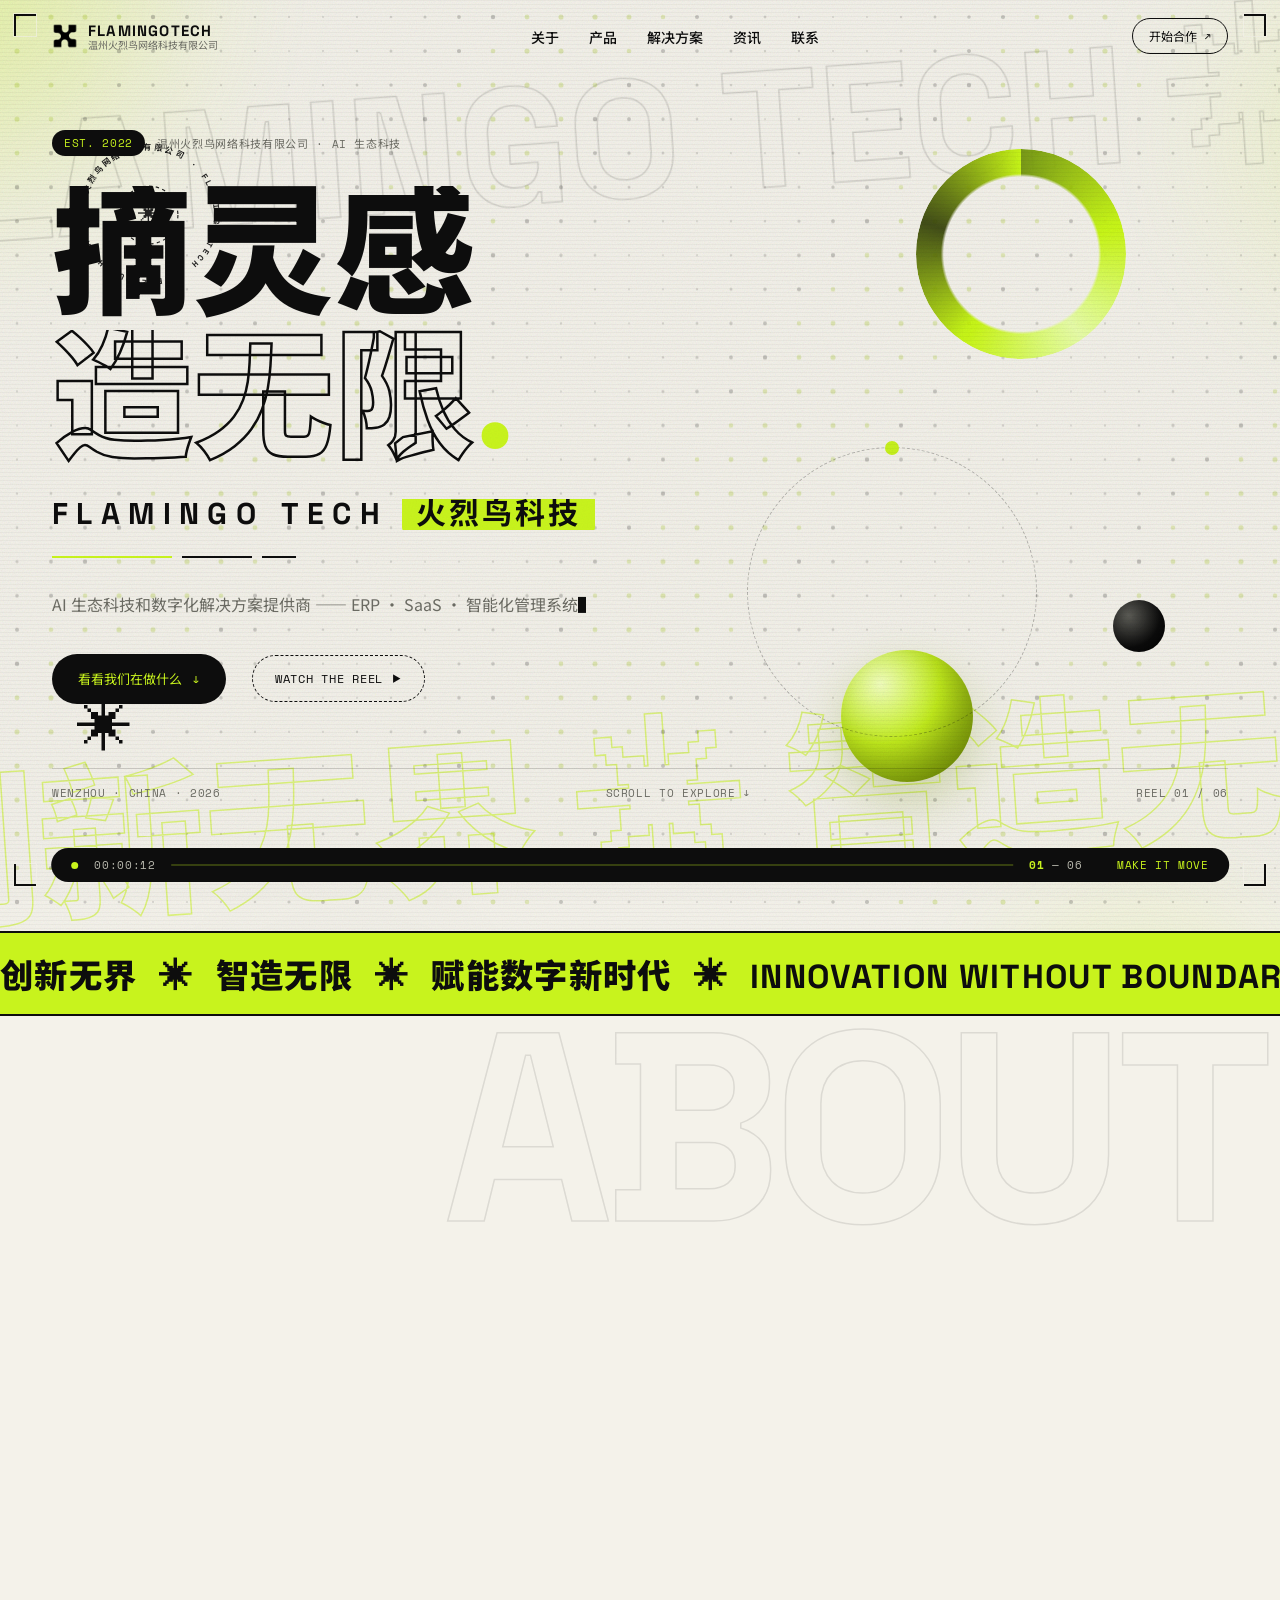
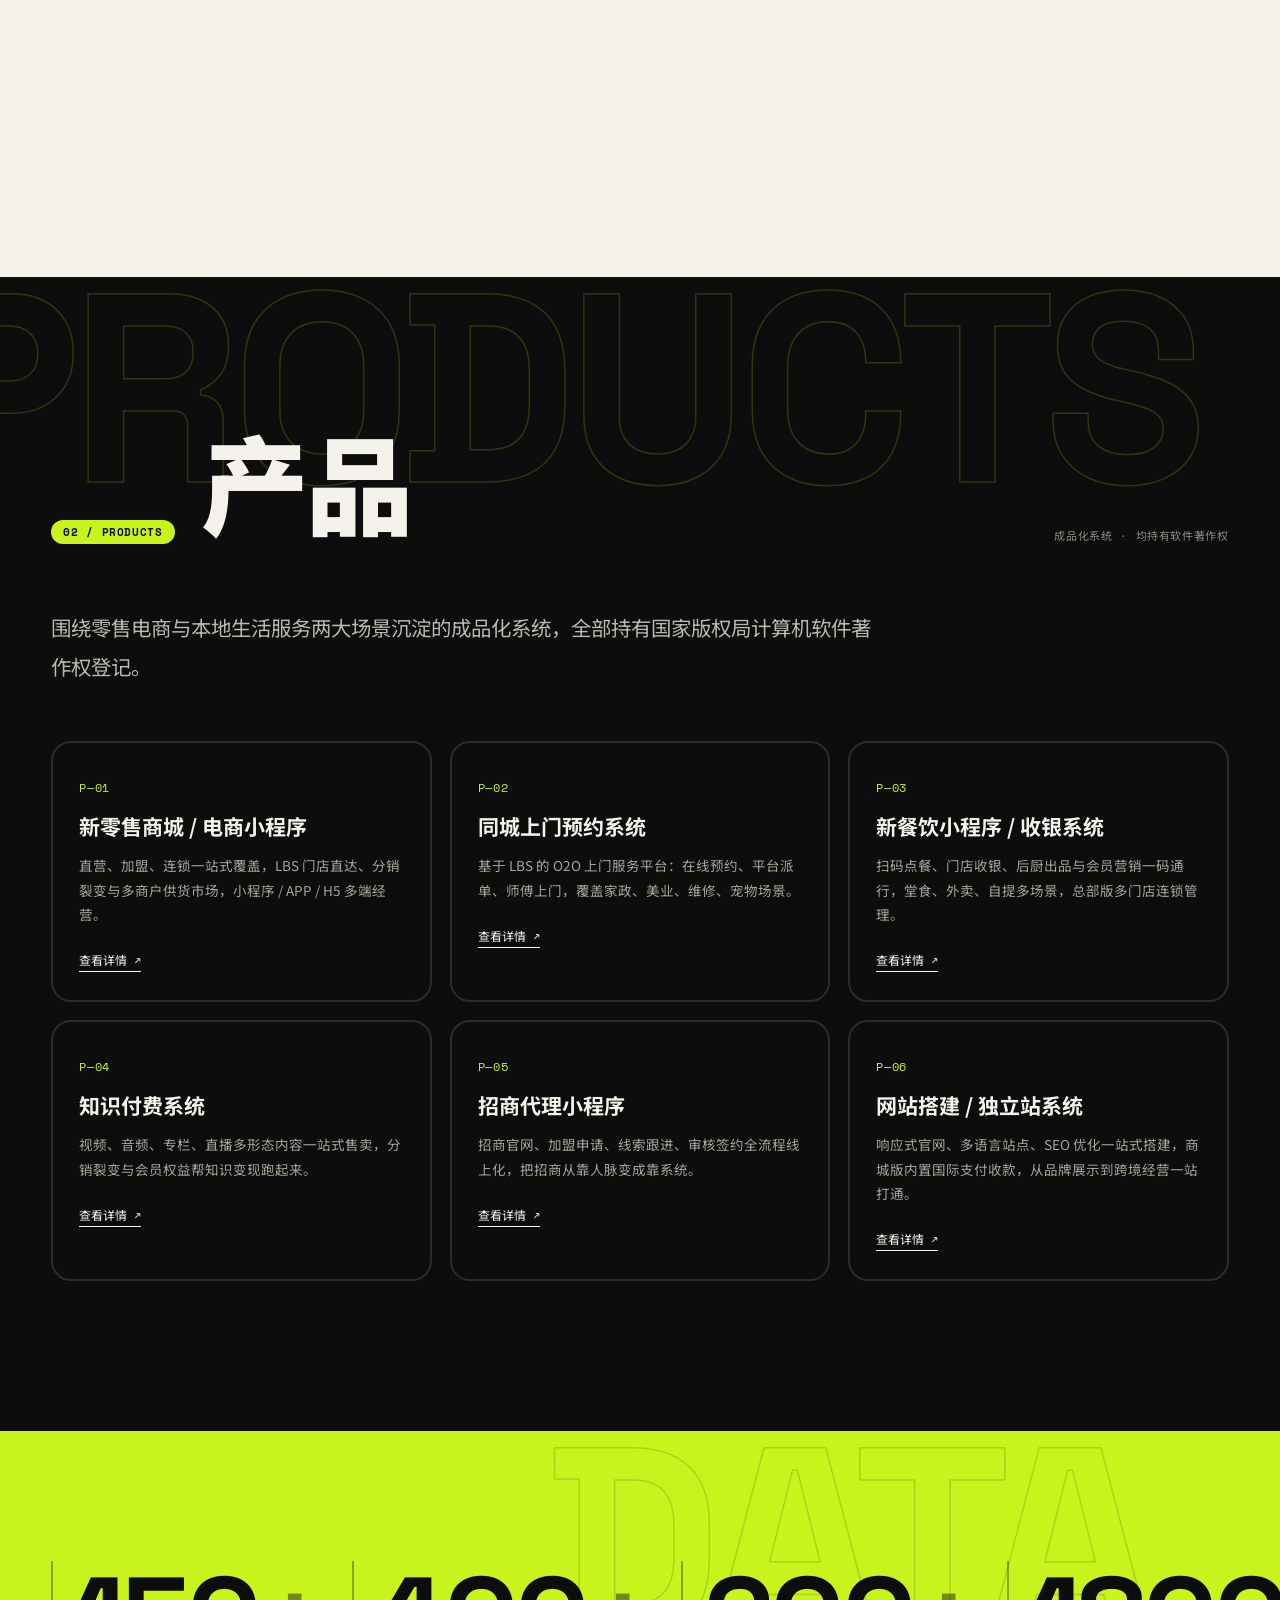
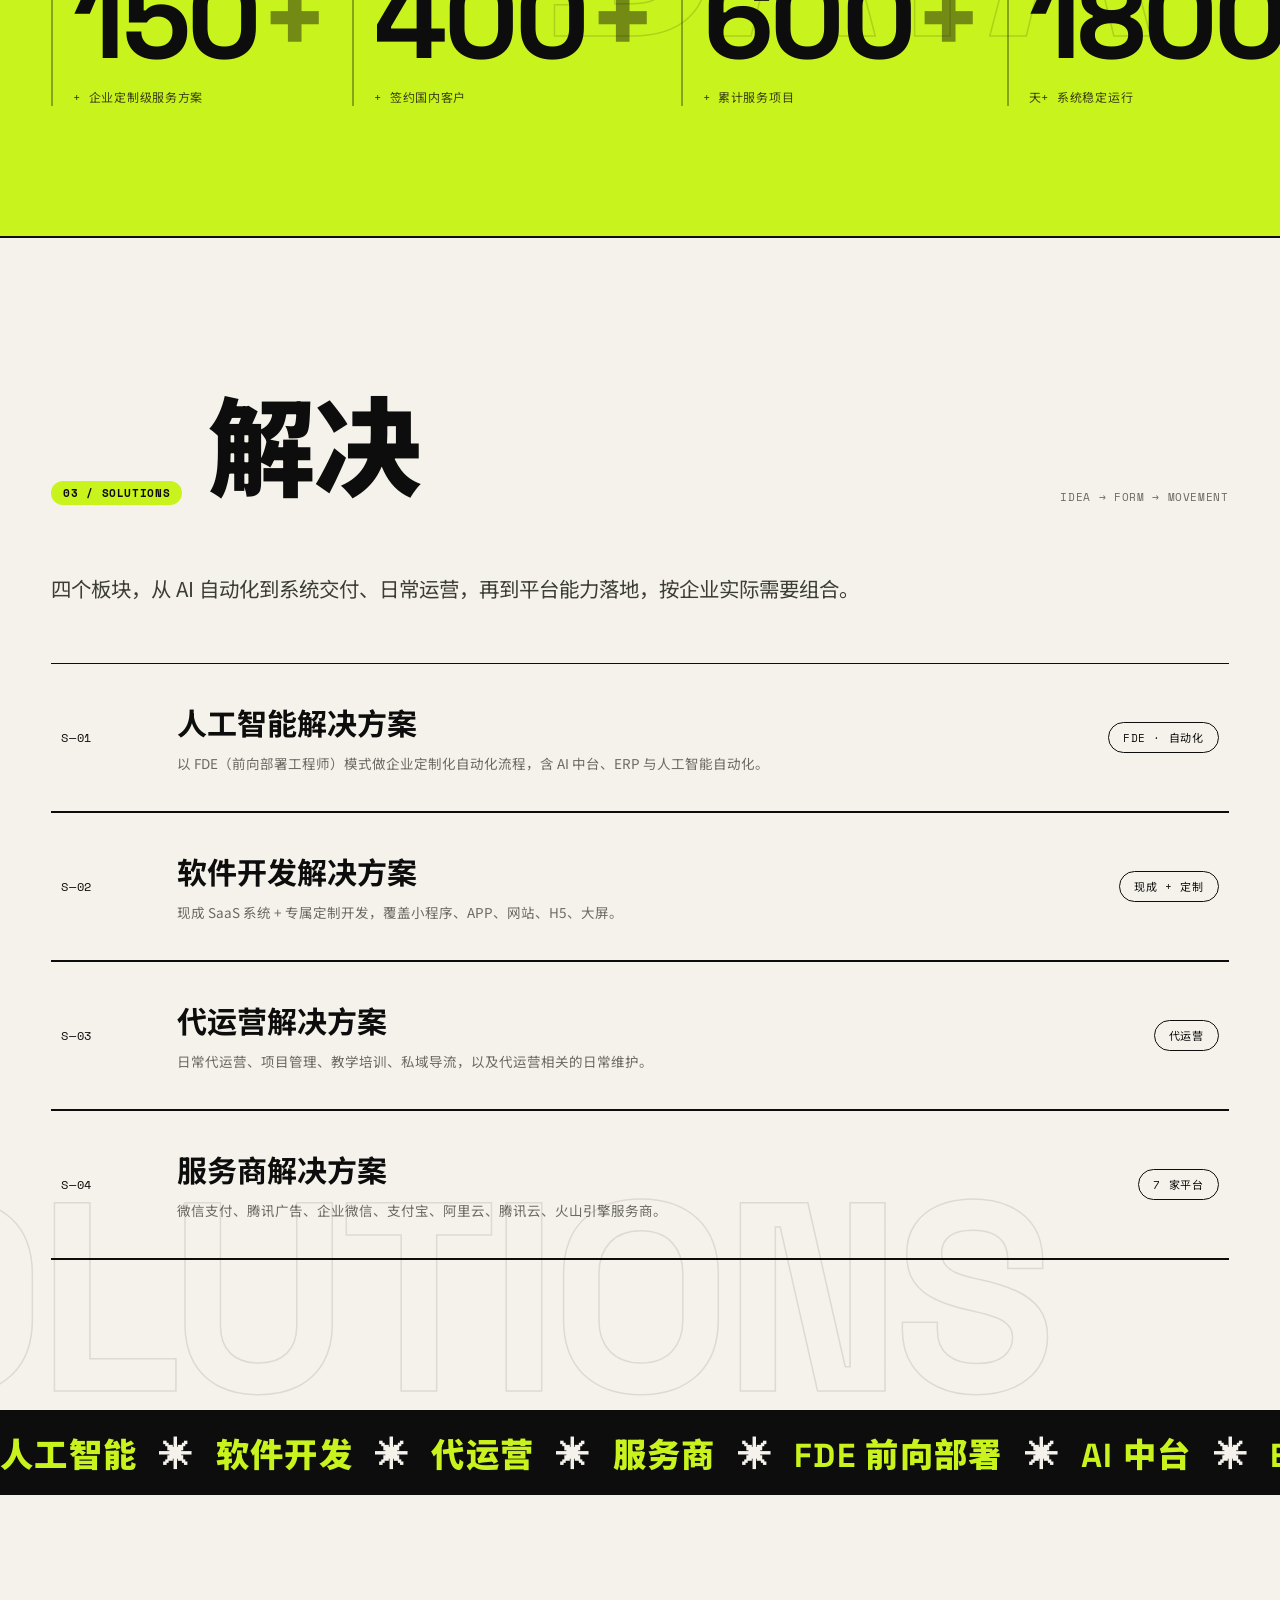
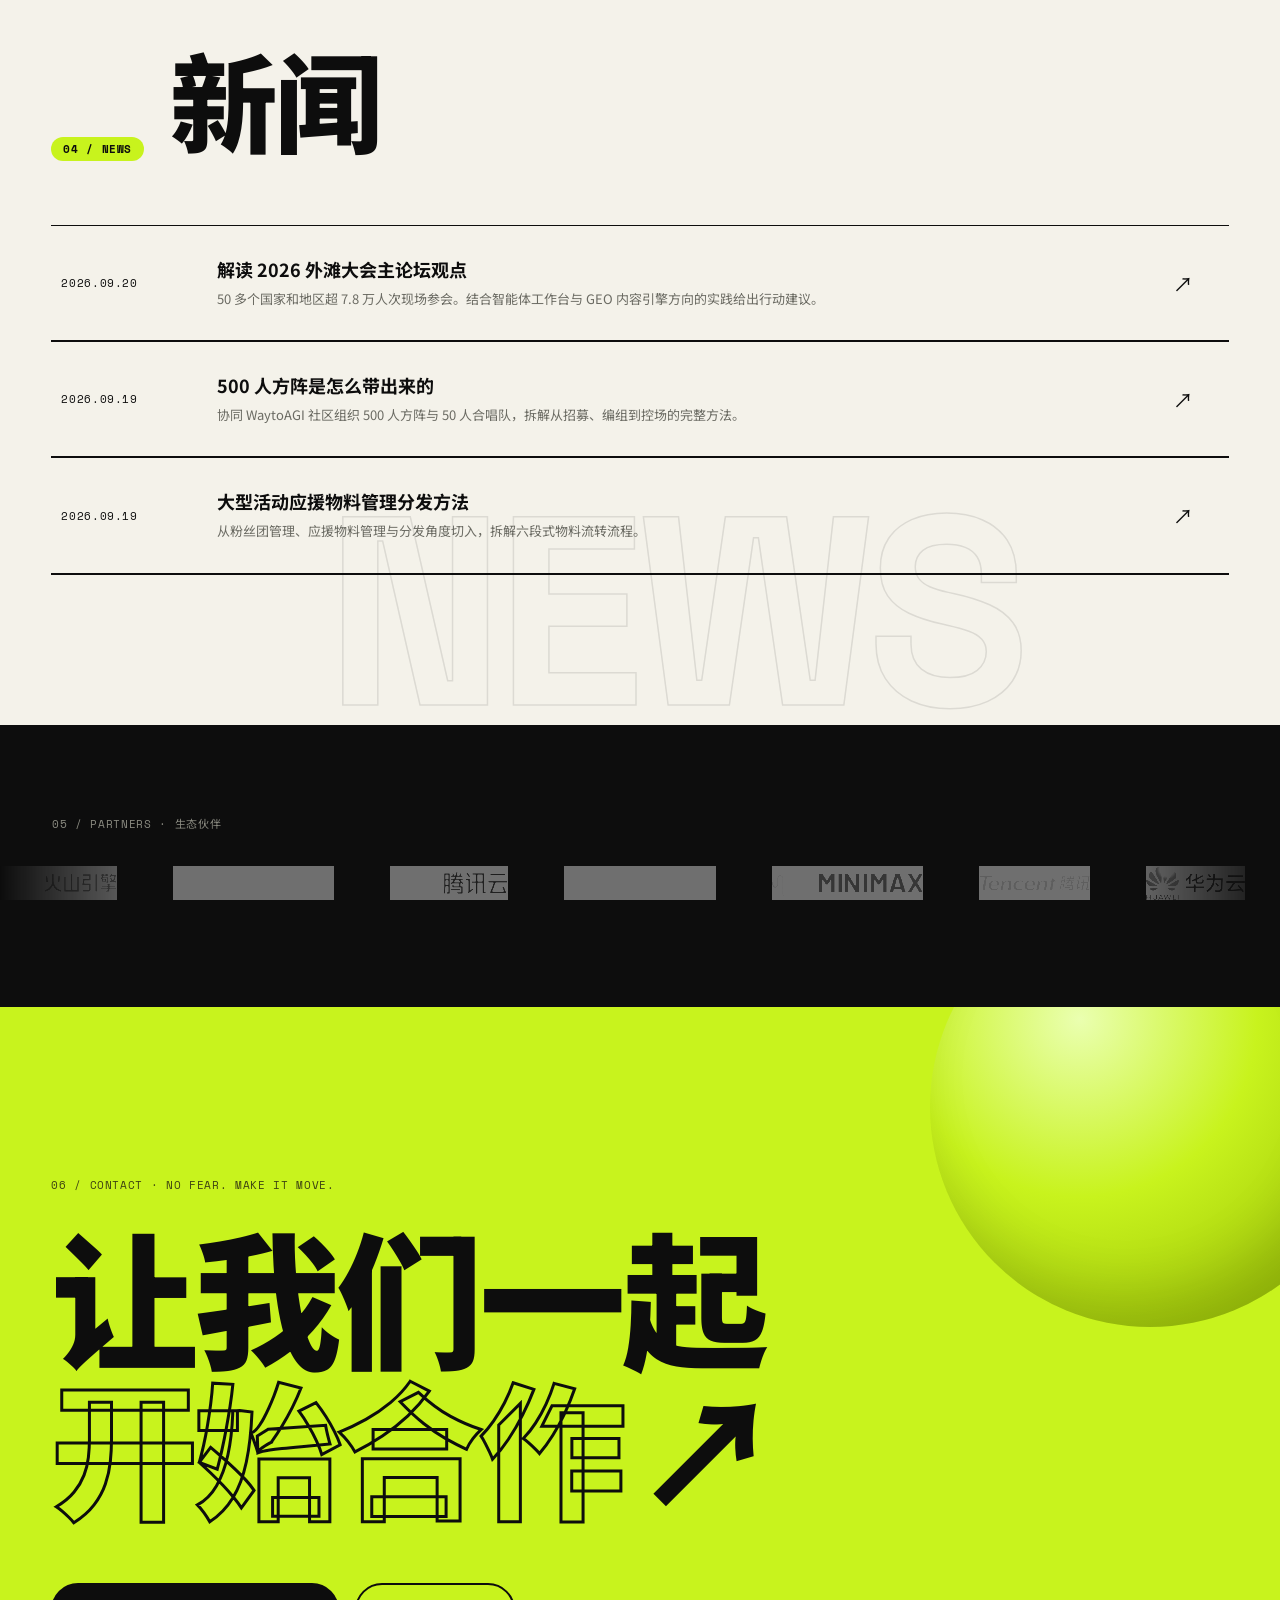
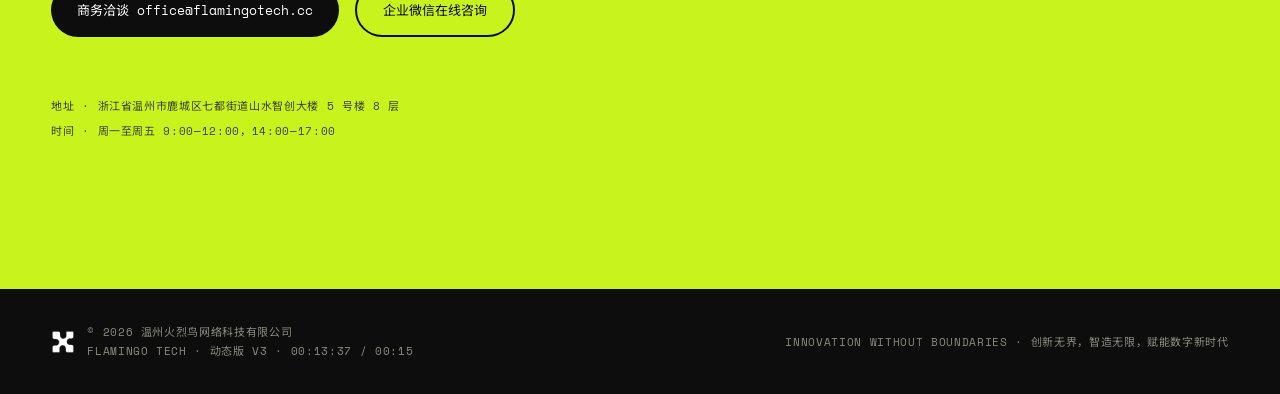
<file: index.html>
<!DOCTYPE html>
<html lang="zh-CN">
<head>
<meta charset="UTF-8">
<meta name="viewport" content="width=device-width, initial-scale=1.0">
<title>温州火烈鸟网络科技有限公司 | Flamingo Tech · 动态版 V3</title>
<meta name="description" content="温州火烈鸟网络科技有限公司（Flamingo Tech）创立于2022年，是温州的AI生态科技和数字化解决方案提供商，专注于ERP、SaaS及智能化管理系统，获评2025年国家级科技型中小企业。">
<meta name="author" content="温州火烈鸟网络科技有限公司">
<meta name="theme-color" content="#f4f2ea">
<link rel="icon" href="assets/favicon.ico" sizes="any">
<link rel="preconnect" href="https://fonts.googleapis.com">
<link rel="preconnect" href="https://fonts.gstatic.com" crossorigin>
<link href="https://fonts.googleapis.com/css2?family=Space+Grotesk:wght@400;500;700&family=Space+Mono:wght@400;700&family=Noto+Sans+SC:wght@400;500;700;900&display=swap" rel="stylesheet">
<link rel="stylesheet" href="assets/style.css?v=v3.0.0">
</head>
<body>
<div class="page-grain" aria-hidden="true"></div>

<!-- ═══ HUD 取景框 · 全站固定层 ═══ -->
<div class="hud" aria-hidden="true">
  <i class="hud-corner c-tl"></i><i class="hud-corner c-tr"></i>
  <i class="hud-corner c-bl"></i><i class="hud-corner c-br"></i>
  <div class="hud-bottom">
    <span class="hud-dot"></span>
    <span class="mono" id="hudTime">00:00:00</span>
    <div class="hud-progress"><i id="hudBar"></i></div>
    <span class="mono"><span id="hudSec">01</span> — 06</span>
    <span class="mono hud-make">MAKE IT MOVE</span>
  </div>
</div>

<header class="nav">
  <a class="logo" href="#top">
    <img class="mark" src="assets/logo-black.png" alt="温州火烈鸟网络科技有限公司 Logo" width="26" height="26">
    <span class="logo-txt"><b>FLAMINGOTECH</b><small>温州火烈鸟网络科技有限公司</small></span>
  </a>
  <nav aria-label="主导航">
    <ul>
      <li><a href="#about">关于</a></li>
      <li><a href="#products">产品</a></li>
      <li><a href="#solutions">解决方案</a></li>
      <li><a href="#news">资讯</a></li>
      <li><a href="#contact">联系</a></li>
    </ul>
  </nav>
  <a class="nav-cta" href="#contact">开始合作 <i>↗</i></a>
</header>

<!-- ═══════ 开场动画：预加载 + 分栏揭幕 ═══════ -->
<div class="preload" id="preload" aria-hidden="true">
  <div class="pre-in">
    <span class="mono pre-tag">FLAMINGO TECH · MOTION REEL 2026</span>
    <div class="pre-count"><b id="preNum">00</b><i>%</i></div>
    <div class="pre-bar"><span id="preBar"></span></div>
    <div class="pre-foot"><span class="mono" id="preNote">LOADING ASSETS</span><span class="mono">WENZHOU · CN</span></div>
  </div>
  <div class="pre-panels"><i></i><i></i><i></i><i></i><i></i><i></i></div>
</div>

<main>
<!-- ═══ 01 · HERO · 隆重开幕 ═══ -->
<section class="hero" id="top" data-sec="01">
  <div class="hero-bg" aria-hidden="true">
    <div class="mesh"><i class="m1"></i><i class="m2"></i><i class="m3"></i><i class="m4"></i></div>
    <div class="grid-floor"></div>
    <div class="type-band tb-a"><span>FLAMINGO&nbsp;TECH&nbsp;✳&nbsp;AI&nbsp;生态科技&nbsp;✳&nbsp;ERP&nbsp;✳&nbsp;SAAS&nbsp;✳&nbsp;智能化管理系统&nbsp;✳&nbsp;</span><span>FLAMINGO&nbsp;TECH&nbsp;✳&nbsp;AI&nbsp;生态科技&nbsp;✳&nbsp;ERP&nbsp;✳&nbsp;SAAS&nbsp;✳&nbsp;智能化管理系统&nbsp;✳&nbsp;</span></div>
    <div class="type-band tb-b"><span>创新无界&nbsp;✳&nbsp;智造无限&nbsp;✳&nbsp;赋能数字新时代&nbsp;✳&nbsp;EST.2022&nbsp;✳&nbsp;</span><span>创新无界&nbsp;✳&nbsp;智造无限&nbsp;✳&nbsp;赋能数字新时代&nbsp;✳&nbsp;EST.2022&nbsp;✳&nbsp;</span></div>
    <canvas id="dots"></canvas>
    <div class="shapes">
      <span class="ring"></span>
      <span class="sphere sp-lime"></span>
      <span class="sphere sp-dark"></span>
      <span class="star4">✳</span>
      <span class="orbit"><i></i></span>
    </div>
    <svg class="seal" viewBox="0 0 200 200">
      <defs><path id="sealPath" d="M100,100 m-76,0 a76,76 0 1,1 152,0 a76,76 0 1,1 -152,0"></path></defs>
      <text class="seal-txt"><textPath href="#sealPath" startOffset="0">温州火烈鸟网络科技有限公司 · FLAMINGO TECH · WENZHOU CHINA · EST.2022 · </textPath></text>
      <circle class="seal-core" cx="100" cy="100" r="34"></circle>
      <text class="seal-mid" x="100" y="108" text-anchor="middle">✳</text>
    </svg>
    <div class="scanline"></div>
    <div class="grain"></div>
  </div>

  <div class="hero-inner">
    <p class="kicker mono hero-fade" data-d="0"><span class="tag-pill">EST. 2022</span> 温州火烈鸟网络科技有限公司 · AI 生态科技</p>
    <h1 class="giant">
      <span class="line l1" data-split>摘灵感</span>
      <span class="line l2 outline" data-split>造无限<span class="dot-lime">.</span></span>
      <span class="line l3 zh-sub" data-split>FLAMINGO&nbsp;TECH<i>火烈鸟科技</i></span>
    </h1>
    <div class="rules hero-fade" data-d="5"><i></i><i></i><i></i></div>
    <p class="hero-sub typewriter" data-text="AI 生态科技和数字化解决方案提供商 —— ERP · SaaS · 智能化管理系统">AI 生态科技和数字化解决方案提供商 —— ERP · SaaS · 智能化管理系统</p>
    <div class="hero-cta hero-fade" data-d="6">
      <a class="btn-pill" href="#products">看看我们在做什么 <i>↓</i></a>
      <a class="btn-ghost-2 mono" href="#about">WATCH THE REEL <i>▶</i></a>
    </div>
    <div class="hero-foot hero-fade" data-d="7">
      <span class="mono">WENZHOU · CHINA · 2026</span>
      <span class="mono scroll-hint">SCROLL TO EXPLORE <i>↓</i></span>
      <span class="mono">REEL 01 / 06</span>
    </div>
  </div>
</section>

<!-- ═══ 跑马灯色带（酸绿） ═══ -->
<div class="band band-lime" aria-hidden="true">
  <div class="band-track">
    <span>创新无界<em>✳</em>智造无限<em>✳</em>赋能数字新时代<em>✳</em>INNOVATION WITHOUT BOUNDARIES<em>✳</em></span>
    <span>创新无界<em>✳</em>智造无限<em>✳</em>赋能数字新时代<em>✳</em>INNOVATION WITHOUT BOUNDARIES<em>✳</em></span>
  </div>
</div>

<!-- ═══ 02 · ABOUT 米白 ═══ -->
<section class="sec sec-paper" id="about" data-sec="02">
  <span class="ghost" aria-hidden="true">ABOUT</span>
  <div class="wrap">
    <div class="sec-head reveal">
      <span class="sec-no mono">01 / ABOUT</span>
      <h2 data-split>关于<em>我们</em></h2>
      <p class="sec-label mono">不是只被看见，而是被记住</p>
    </div>
    <p class="lead reveal">温州火烈鸟网络科技有限公司创立于 2022 年，是温州的 AI 生态科技和数字化解决方案提供商。依托云计算、大数据与人工智能技术，为企业和机构提供 ERP、SaaS 及智能化管理系统。2025 年获评<b class="hl">国家级科技型中小企业</b>。</p>
    <div class="pledge">
      <div class="pledge-card reveal" data-tilt><span class="mono idx">A—01</span><b>AI 生态科技</b><span>以人工智能、大数据、云计算为核心技术底座，构建可持续演进的数字化产品体系。</span></div>
      <div class="pledge-card reveal" data-tilt><span class="mono idx">A—02</span><b>全场景产品体系</b><span>ERP、SaaS 与智能化管理系统覆盖新餐饮、新零售、智慧城市、知识付费等场景。</span></div>
      <div class="pledge-card reveal" data-tilt><span class="mono idx">A—03</span><b>标准化交付</b><span>标准化、模块化、平台化的软件服务，帮助企业提升运营效率、降低管理成本。</span></div>
      <div class="pledge-card reveal" data-tilt><span class="mono idx">A—04</span><b>资质与可信</b><span>国家级科技型中小企业、AAA 级信用企业、政采云正式供应商，9 项企业标准护航。</span></div>
    </div>
  </div>
</section>

<!-- ═══ 03 · PRODUCTS 近黑 ═══ -->
<section class="sec sec-dark" id="products" data-sec="03">
  <span class="ghost" aria-hidden="true">PRODUCTS</span>
  <div class="wrap">
    <div class="sec-head reveal">
      <span class="sec-no mono">02 / PRODUCTS</span>
      <h2 data-split>产品<em>介绍</em></h2>
      <p class="sec-label mono">成品化系统 · 均持有软件著作权</p>
    </div>
    <p class="lead dim reveal">围绕零售电商与本地生活服务两大场景沉淀的成品化系统，全部持有国家版权局计算机软件著作权登记。</p>
    <div class="prod-grid">
      <article class="prod reveal"><span class="mono pno">P—01</span><h3>新零售商城 / 电商小程序</h3><p>直营、加盟、连锁一站式覆盖，LBS 门店直达、分销裂变与多商户供货市场，小程序 / APP / H5 多端经营。</p><span class="p-go">查看详情 ↗</span></article>
      <article class="prod reveal"><span class="mono pno">P—02</span><h3>同城上门预约系统</h3><p>基于 LBS 的 O2O 上门服务平台：在线预约、平台派单、师傅上门，覆盖家政、美业、维修、宠物场景。</p><span class="p-go">查看详情 ↗</span></article>
      <article class="prod reveal"><span class="mono pno">P—03</span><h3>新餐饮小程序 / 收银系统</h3><p>扫码点餐、门店收银、后厨出品与会员营销一码通行，堂食、外卖、自提多场景，总部版多门店连锁管理。</p><span class="p-go">查看详情 ↗</span></article>
      <article class="prod reveal"><span class="mono pno">P—04</span><h3>知识付费系统</h3><p>视频、音频、专栏、直播多形态内容一站式售卖，分销裂变与会员权益帮知识变现跑起来。</p><span class="p-go">查看详情 ↗</span></article>
      <article class="prod reveal"><span class="mono pno">P—05</span><h3>招商代理小程序</h3><p>招商官网、加盟申请、线索跟进、审核签约全流程线上化，把招商从靠人脉变成靠系统。</p><span class="p-go">查看详情 ↗</span></article>
      <article class="prod reveal"><span class="mono pno">P—06</span><h3>网站搭建 / 独立站系统</h3><p>响应式官网、多语言站点、SEO 优化一站式搭建，商城版内置国际支付收款，从品牌展示到跨境经营一站打通。</p><span class="p-go">查看详情 ↗</span></article>
    </div>
  </div>
</section>

<!-- ═══ 数字带（计数动画，米白） ═══ -->
<section class="stats" data-sec="03">
  <span class="ghost" aria-hidden="true">DATA</span>
  <div class="wrap stats-row">
    <div class="st reveal"><b class="count" data-to="150">0</b><span class="mono">+ 企业定制级服务方案</span></div>
    <div class="st reveal"><b class="count" data-to="400">0</b><span class="mono">+ 签约国内客户</span></div>
    <div class="st reveal"><b class="count" data-to="600">0</b><span class="mono">+ 累计服务项目</span></div>
    <div class="st reveal"><b class="count" data-to="1800">0</b><span class="mono">天+ 系统稳定运行</span></div>
  </div>
</section>

<!-- ═══ 04 · SOLUTIONS 米白 ═══ -->
<section class="sec sec-paper" id="solutions" data-sec="04">
  <span class="ghost g-low g-left" aria-hidden="true">SOLUTIONS</span>
  <div class="wrap">
    <div class="sec-head reveal">
      <span class="sec-no mono">03 / SOLUTIONS</span>
      <h2 data-split>解决<em>方案</em></h2>
      <p class="sec-label mono">IDEA → FORM → MOVEMENT</p>
    </div>
    <p class="lead reveal">四个板块，从 AI 自动化到系统交付、日常运营，再到平台能力落地，按企业实际需要组合。</p>
    <div class="svc">
      <a class="svc-item reveal" href="#contact"><span class="mono idx">S—01</span><div><h3>人工智能解决方案</h3><p>以 FDE（前向部署工程师）模式做企业定制化自动化流程，含 AI 中台、ERP 与人工智能自动化。</p></div><span class="tag mono">FDE · 自动化</span></a>
      <a class="svc-item reveal" href="#contact"><span class="mono idx">S—02</span><div><h3>软件开发解决方案</h3><p>现成 SaaS 系统 + 专属定制开发，覆盖小程序、APP、网站、H5、大屏。</p></div><span class="tag mono">现成 + 定制</span></a>
      <a class="svc-item reveal" href="#contact"><span class="mono idx">S—03</span><div><h3>代运营解决方案</h3><p>日常代运营、项目管理、教学培训、私域导流，以及代运营相关的日常维护。</p></div><span class="tag mono">代运营</span></a>
      <a class="svc-item reveal" href="#contact"><span class="mono idx">S—04</span><div><h3>服务商解决方案</h3><p>微信支付、腾讯广告、企业微信、支付宝、阿里云、腾讯云、火山引擎服务商。</p></div><span class="tag mono">7 家平台</span></a>
    </div>
  </div>
</section>

<!-- ═══ 墨色色带：解决方案关键词 ═══ -->
<div class="band band-ink" aria-hidden="true">
  <div class="band-track">
    <span>人工智能<em>✳</em>软件开发<em>✳</em>代运营<em>✳</em>服务商<em>✳</em>FDE 前向部署<em>✳</em>AI 中台<em>✳</em>ERP<em>✳</em>定制开发<em>✳</em></span>
    <span>人工智能<em>✳</em>软件开发<em>✳</em>代运营<em>✳</em>服务商<em>✳</em>FDE 前向部署<em>✳</em>AI 中台<em>✳</em>ERP<em>✳</em>定制开发<em>✳</em></span>
  </div>
</div>

<!-- ═══ 05 · NEWS 米白 ═══ -->
<section class="sec sec-paper sec-tight" id="news" data-sec="05">
  <span class="ghost g-low" aria-hidden="true">NEWS</span>
  <div class="wrap">
    <div class="sec-head reveal">
      <span class="sec-no mono">04 / NEWS</span>
      <h2 data-split>新闻<em>资讯</em></h2>
    </div>
    <div class="news">
      <a class="news-item reveal" href="https://www.flamingotech.cn/news-12.html" target="_blank" rel="noopener"><time class="mono">2026.09.20</time><div><h3>解读 2026 外滩大会主论坛观点</h3><p>50 多个国家和地区超 7.8 万人次现场参会。结合智能体工作台与 GEO 内容引擎方向的实践给出行动建议。</p></div><span class="n-go">↗</span></a>
      <a class="news-item reveal" href="https://www.flamingotech.cn/news-10.html" target="_blank" rel="noopener"><time class="mono">2026.09.19</time><div><h3>500 人方阵是怎么带出来的</h3><p>协同 WaytoAGI 社区组织 500 人方阵与 50 人合唱队，拆解从招募、编组到控场的完整方法。</p></div><span class="n-go">↗</span></a>
      <a class="news-item reveal" href="https://www.flamingotech.cn/news-11.html" target="_blank" rel="noopener"><time class="mono">2026.09.19</time><div><h3>大型活动应援物料管理分发方法</h3><p>从粉丝团管理、应援物料管理与分发角度切入，拆解六段式物料流转流程。</p></div><span class="n-go">↗</span></a>
    </div>
  </div>
</section>

<!-- ═══ 伙伴跑马灯（黑） ═══ -->
<section class="partners" data-sec="05">
  <p class="mono partners-label reveal">05 / PARTNERS · 生态伙伴</p>
  <div class="marquee"><div class="marquee-track">
    <span><img src="assets/partners/volcengine.png" alt="火山引擎"><img src="assets/partners/alibaba-cloud.png" alt="阿里云"><img src="assets/partners/tencent-cloud.png" alt="腾讯云"><img src="assets/partners/deepseek.png" alt="DeepSeek"><img src="assets/partners/minimax.png" alt="MiniMax"><img src="assets/partners/tencent.png" alt="腾讯"><img src="assets/partners/huawei-cloud.png" alt="华为云"><img src="assets/partners/feishu.png" alt="飞书"><img src="assets/partners/coze.png" alt="扣子 Coze"><img src="assets/partners/yingdao-rpa.png" alt="影刀RPA"></span>
    <span><img src="assets/partners/volcengine.png" alt=""><img src="assets/partners/alibaba-cloud.png" alt=""><img src="assets/partners/tencent-cloud.png" alt=""><img src="assets/partners/deepseek.png" alt=""><img src="assets/partners/minimax.png" alt=""><img src="assets/partners/tencent.png" alt=""><img src="assets/partners/huawei-cloud.png" alt=""><img src="assets/partners/feishu.png" alt=""><img src="assets/partners/coze.png" alt=""><img src="assets/partners/yingdao-rpa.png" alt=""></span>
  </div></div>
</section>

<!-- ═══ 06 · CTA 酸绿收尾 ═══ -->
<section class="cta" id="contact" data-sec="06">
  <div class="cta-blob" aria-hidden="true"></div>
  <div class="wrap">
    <p class="mono cta-kicker reveal">06 / CONTACT · NO FEAR. MAKE IT MOVE.</p>
    <h2 class="cta-title reveal" data-split><span class="ct1">让我们一起</span><br><span class="ct2">开始合作<i class="arrow">↗</i></span></h2>
    <div class="cta-actions reveal">
      <a class="btn-pill btn-dark" href="mailto:office@flamingotech.cc">商务洽谈 office@flamingotech.cc</a>
      <a class="btn-pill btn-ghost" href="https://work.weixin.qq.com/kfid/kfc7dcaefb90dfe628f" target="_blank" rel="noopener">企业微信在线咨询</a>
    </div>
    <div class="cta-meta reveal">
      <span class="mono">地址 · 浙江省温州市鹿城区七都街道山水智创大楼 5 号楼 8 层</span>
      <span class="mono">时间 · 周一至周五 9:00—12:00，14:00—17:00</span>
    </div>
  </div>
</section>
</main>

<footer class="foot">
  <div class="wrap foot-in">
    <div class="foot-brand">
      <img src="assets/logo-white.png" alt="" width="24" height="24">
      <span class="mono">© 2026 温州火烈鸟网络科技有限公司<br>FLAMINGO TECH · 动态版 V3 · 00:13:37 / 00:15</span>
    </div>
    <p class="mono foot-note">INNOVATION WITHOUT BOUNDARIES · 创新无界，智造无限，赋能数字新时代</p>
  </div>
</footer>

<script src="assets/main.js?v=v3.0.0"></script>
</body>
</html>
</file>
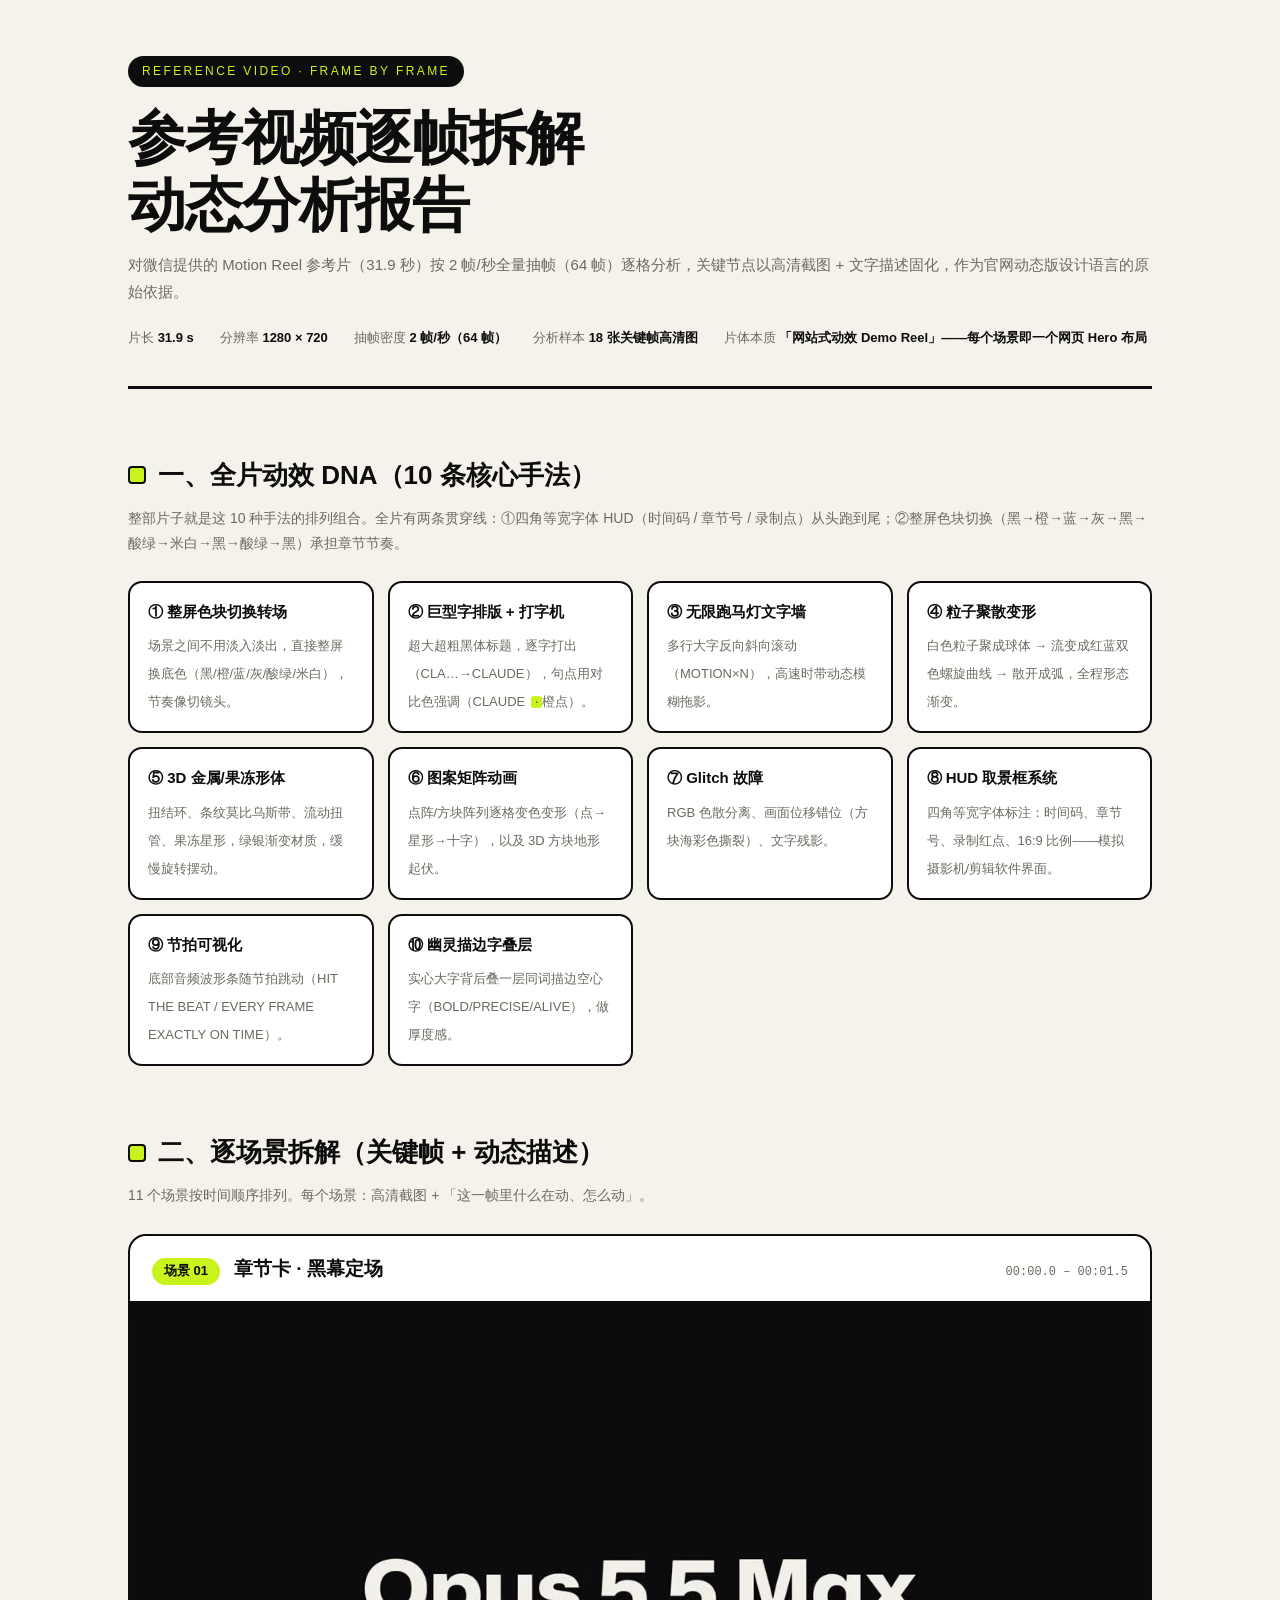
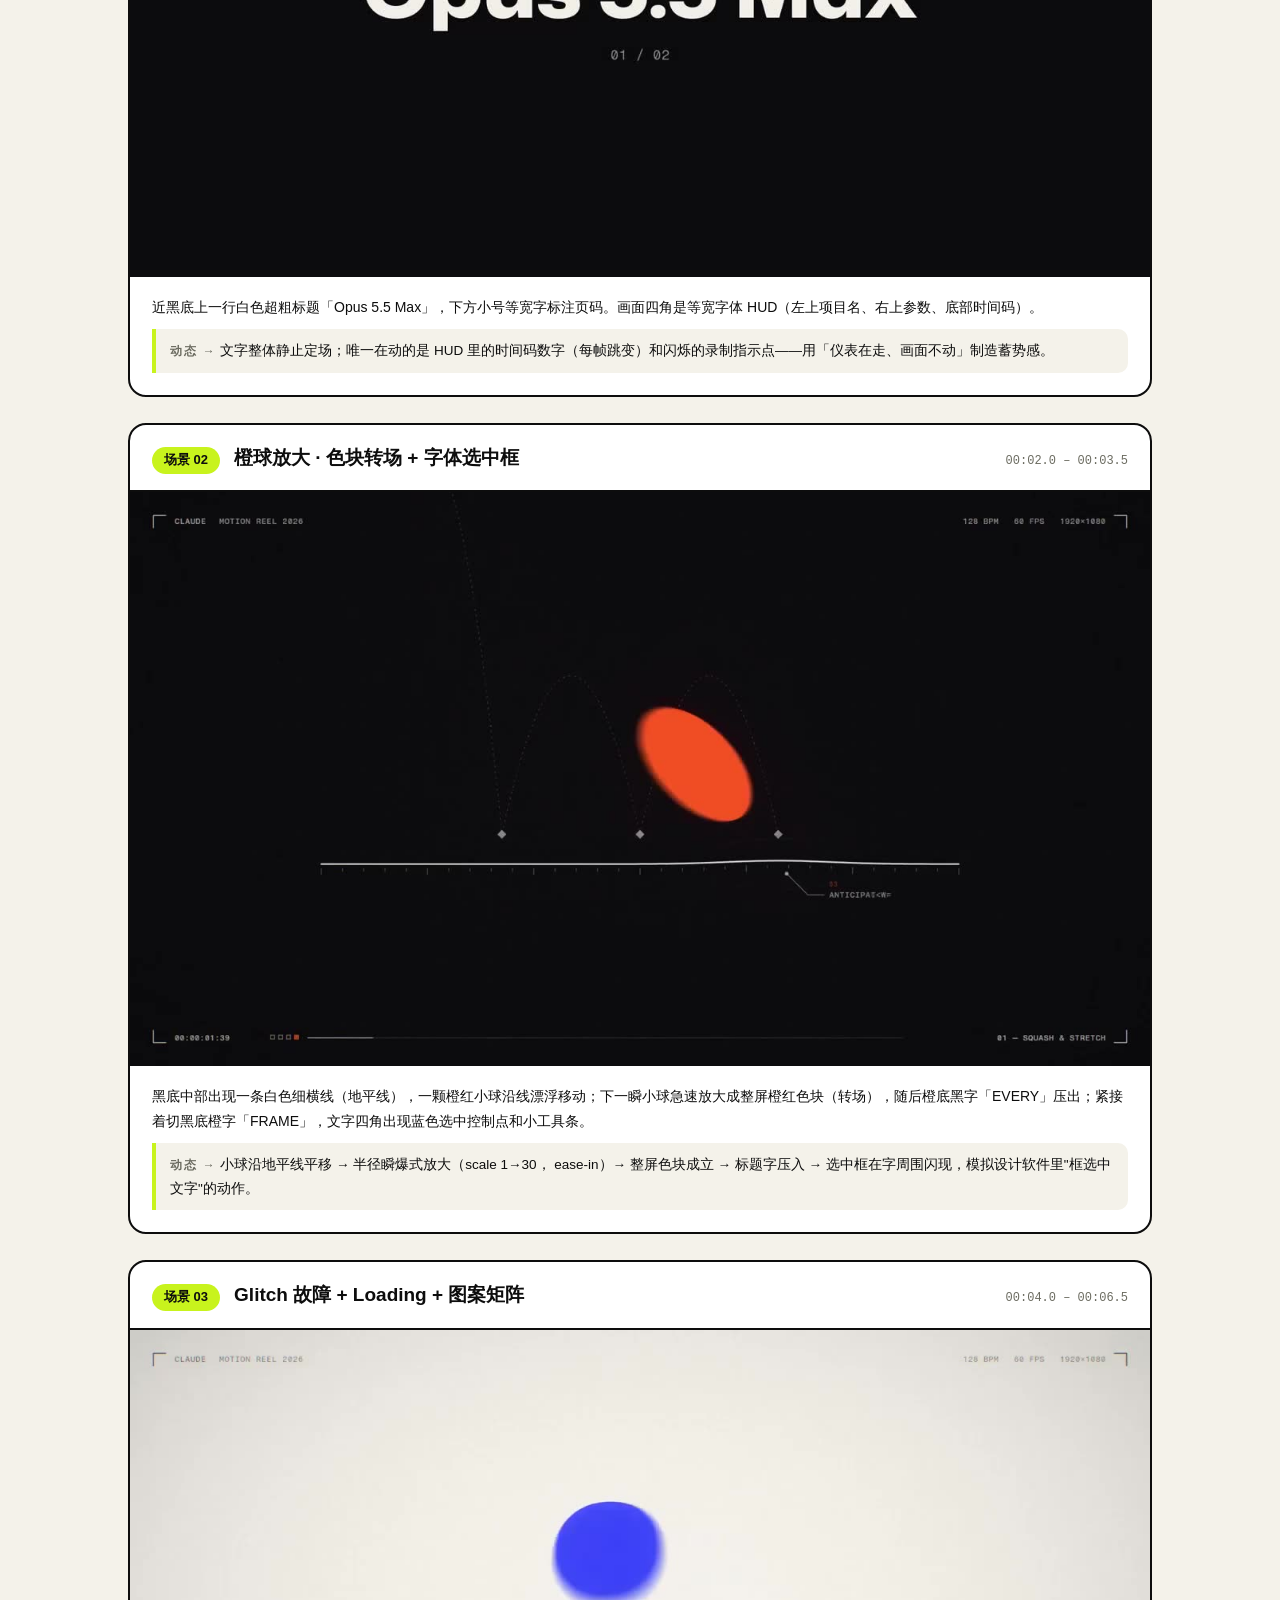
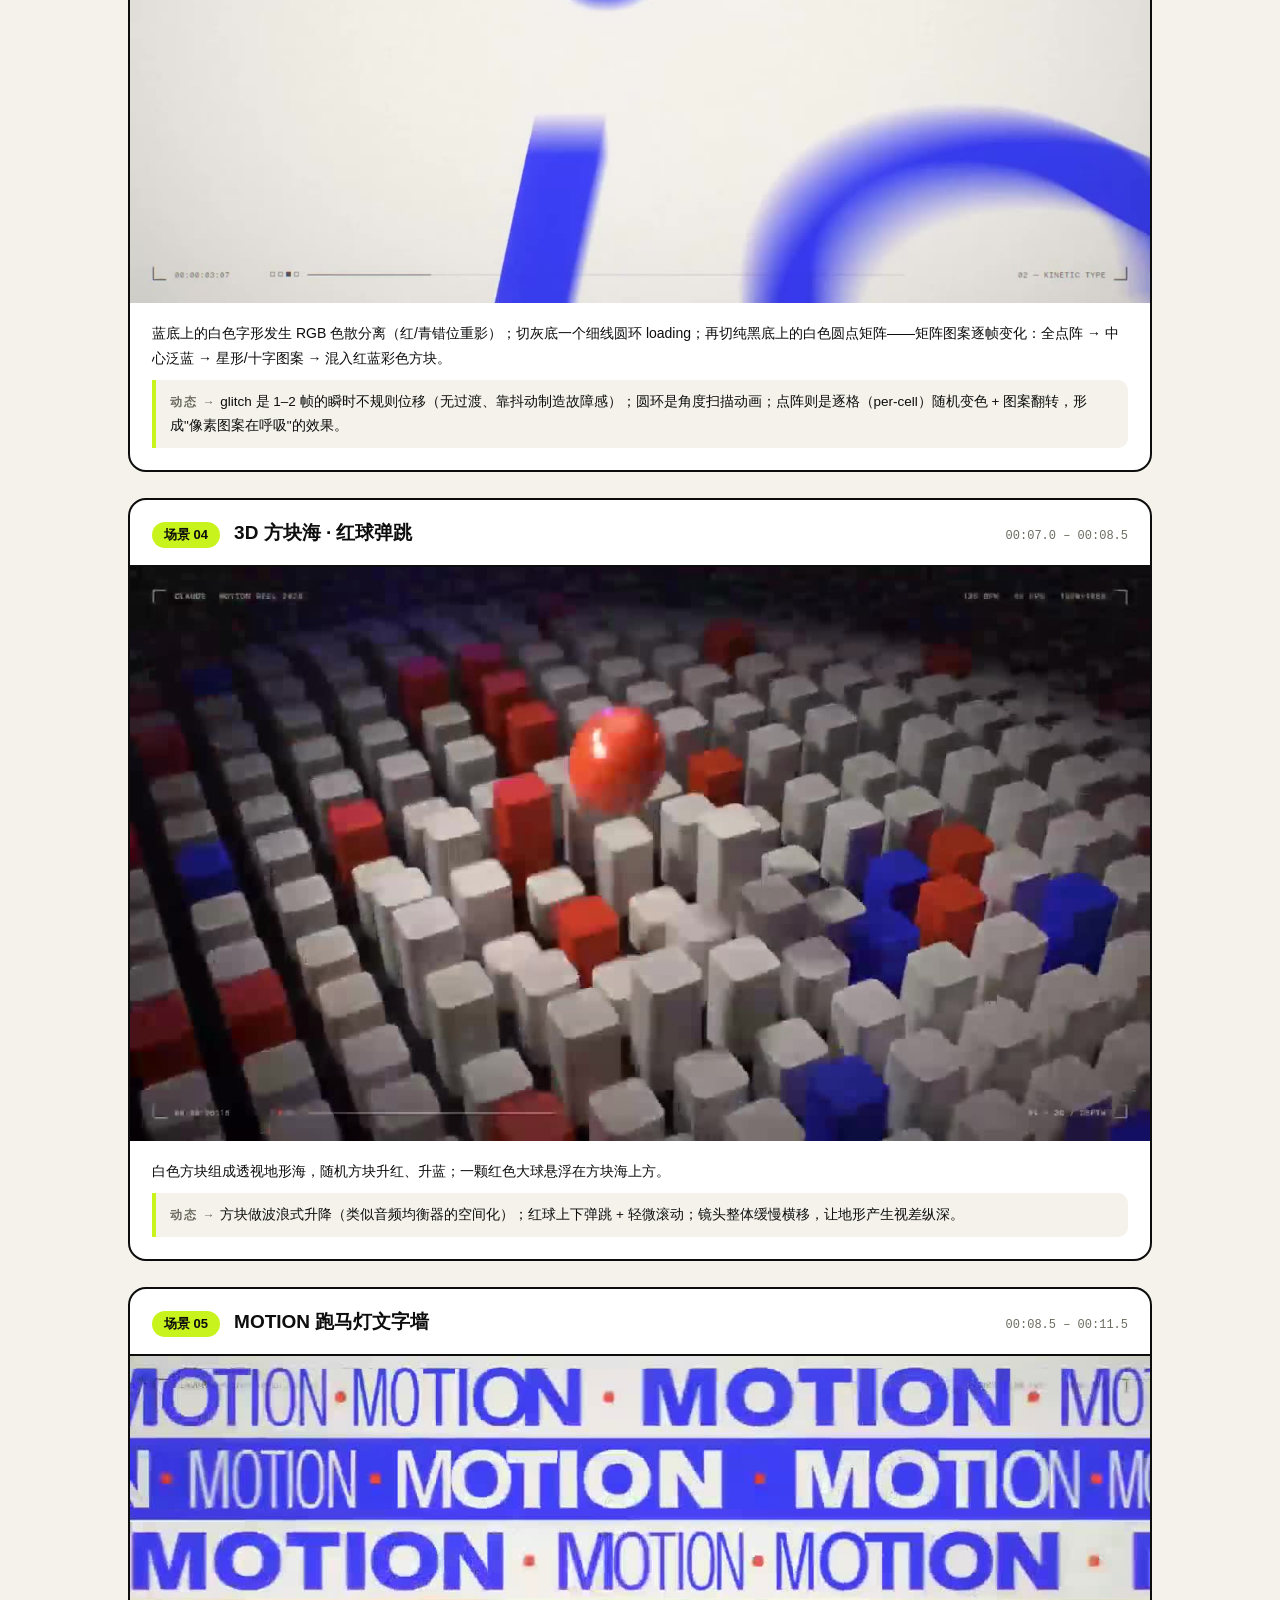
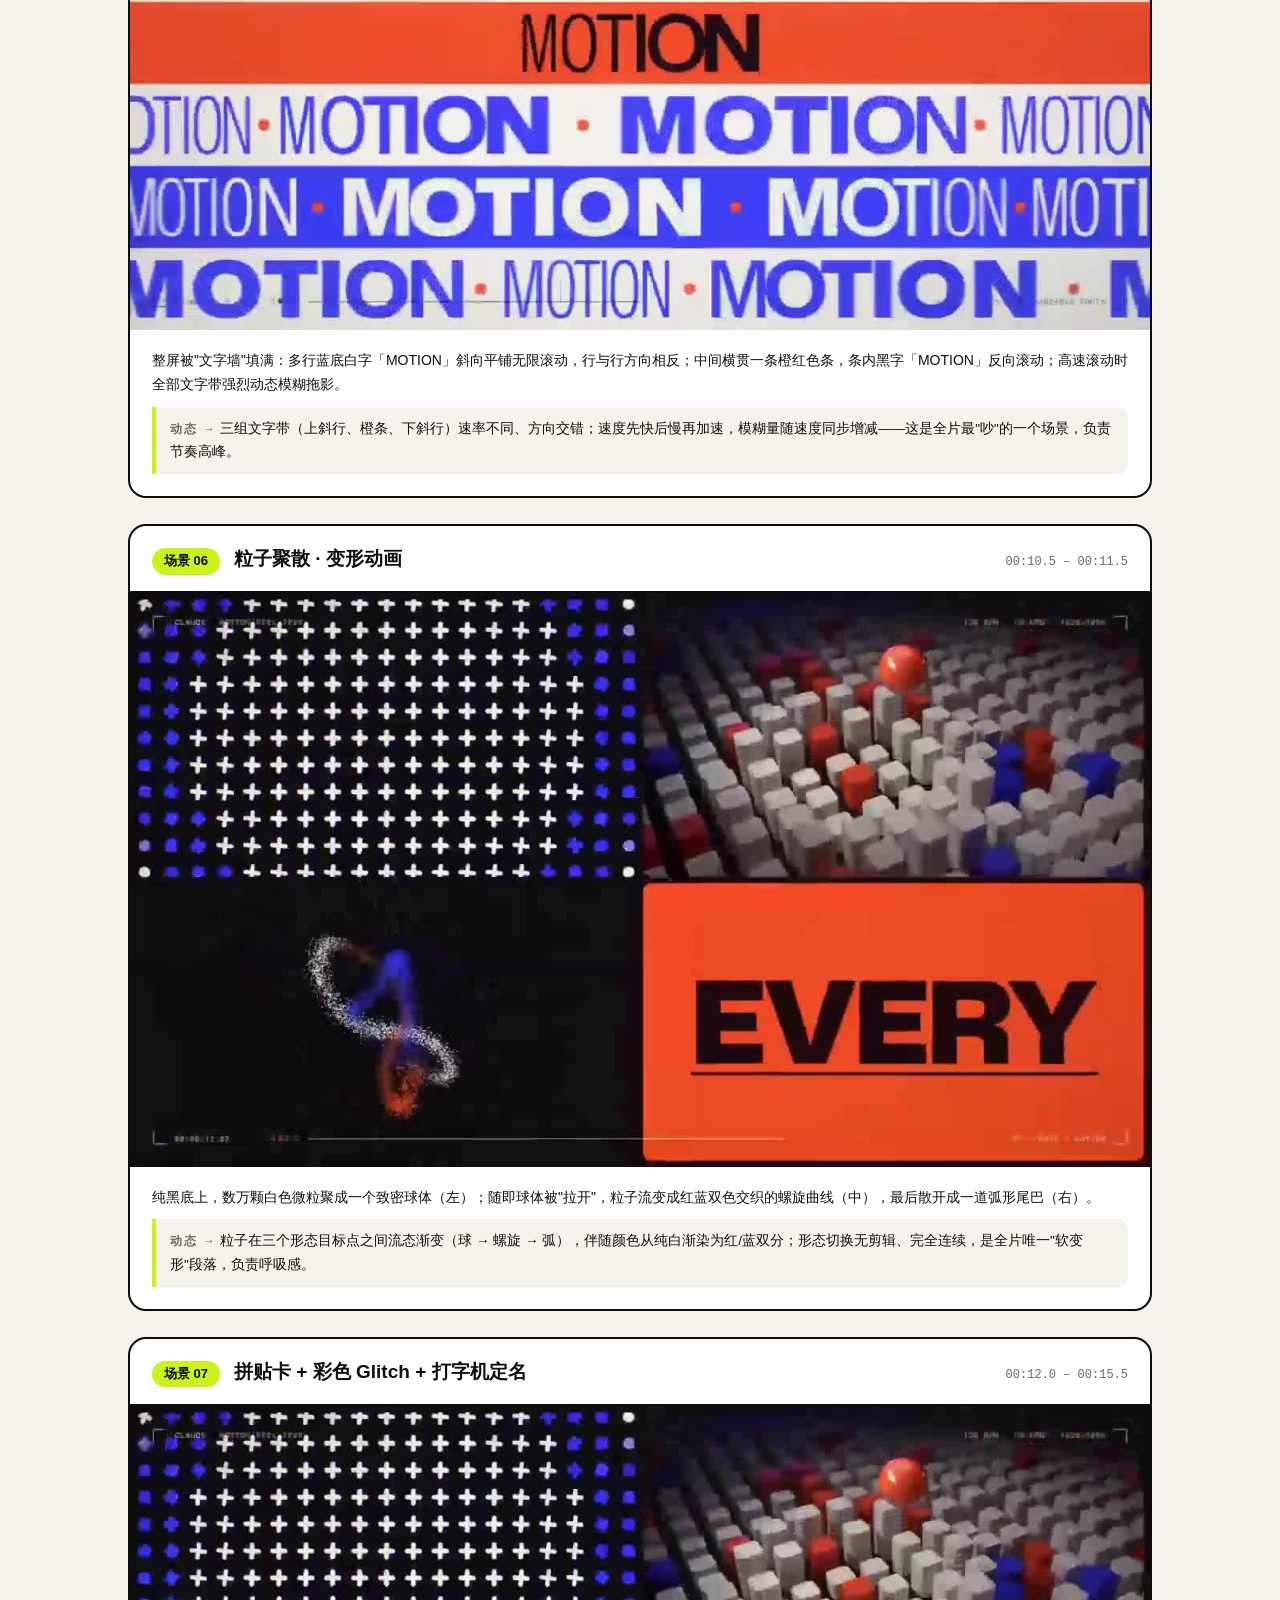
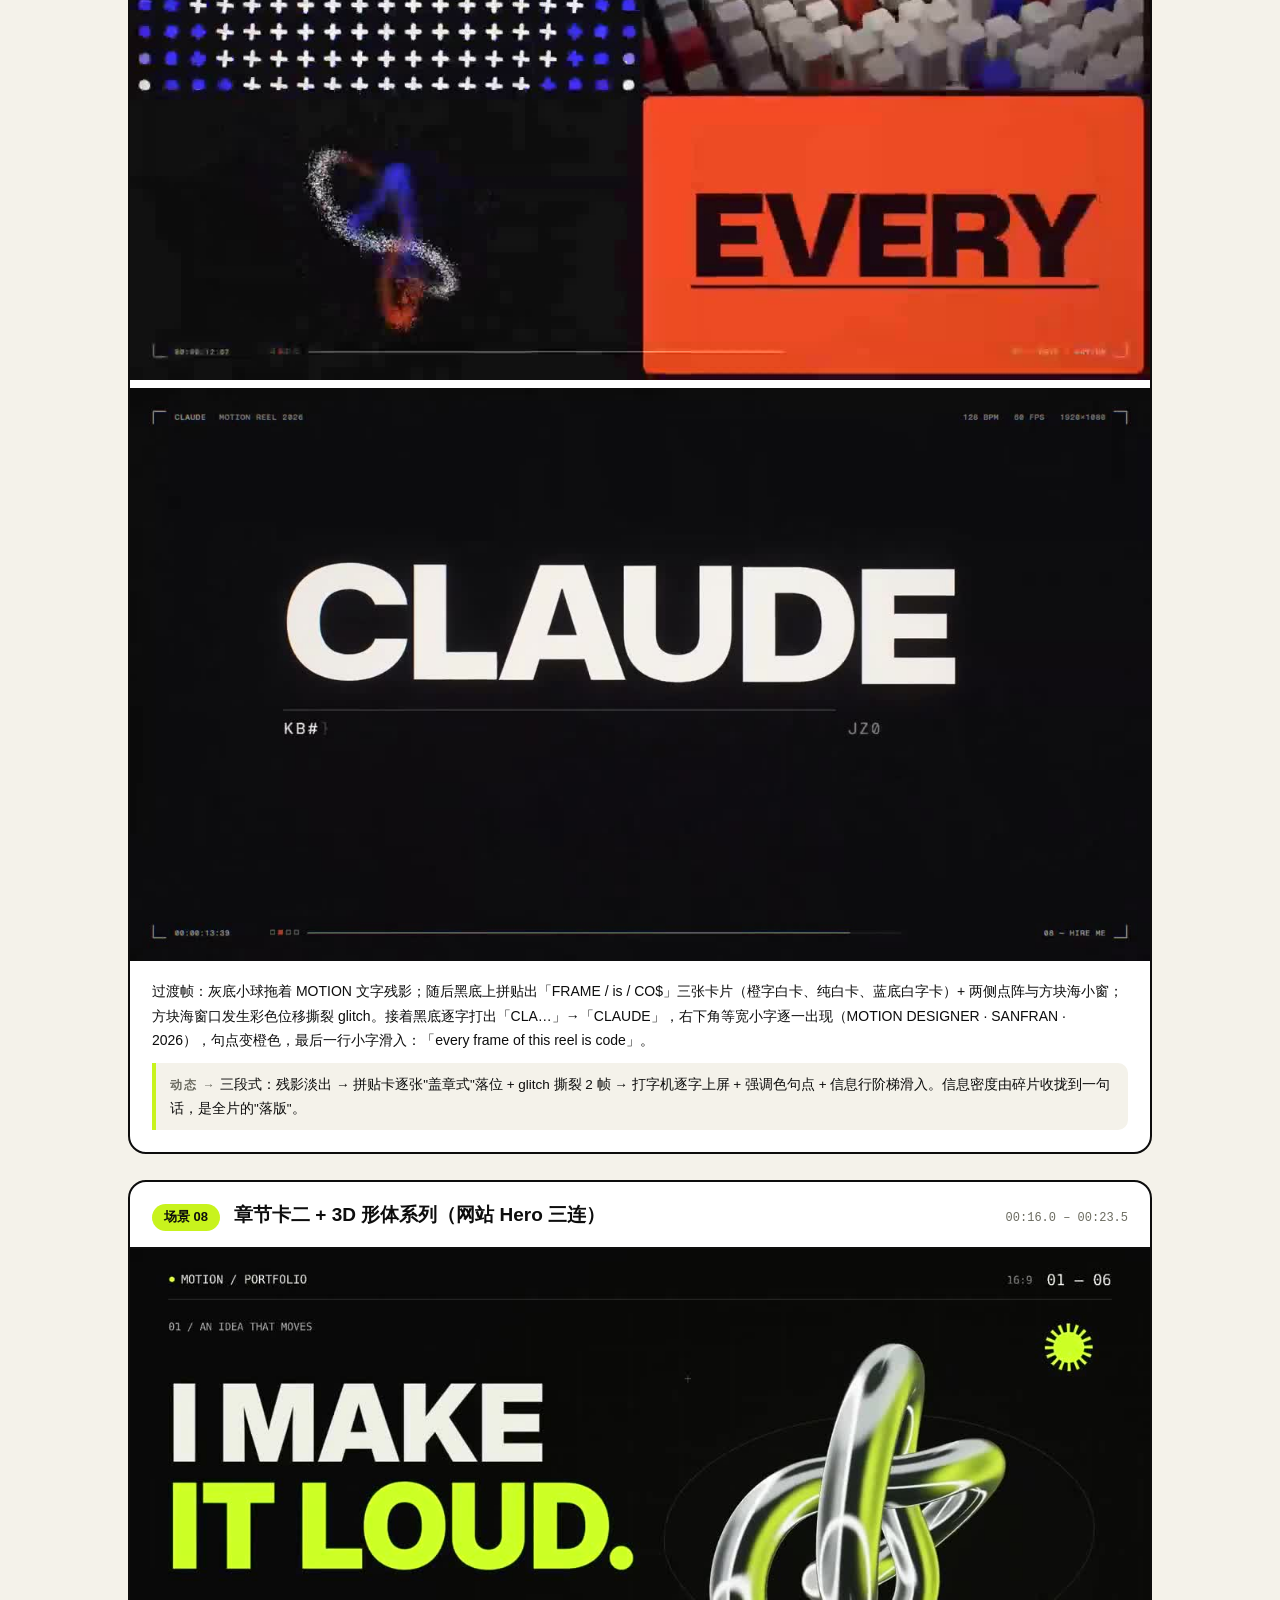
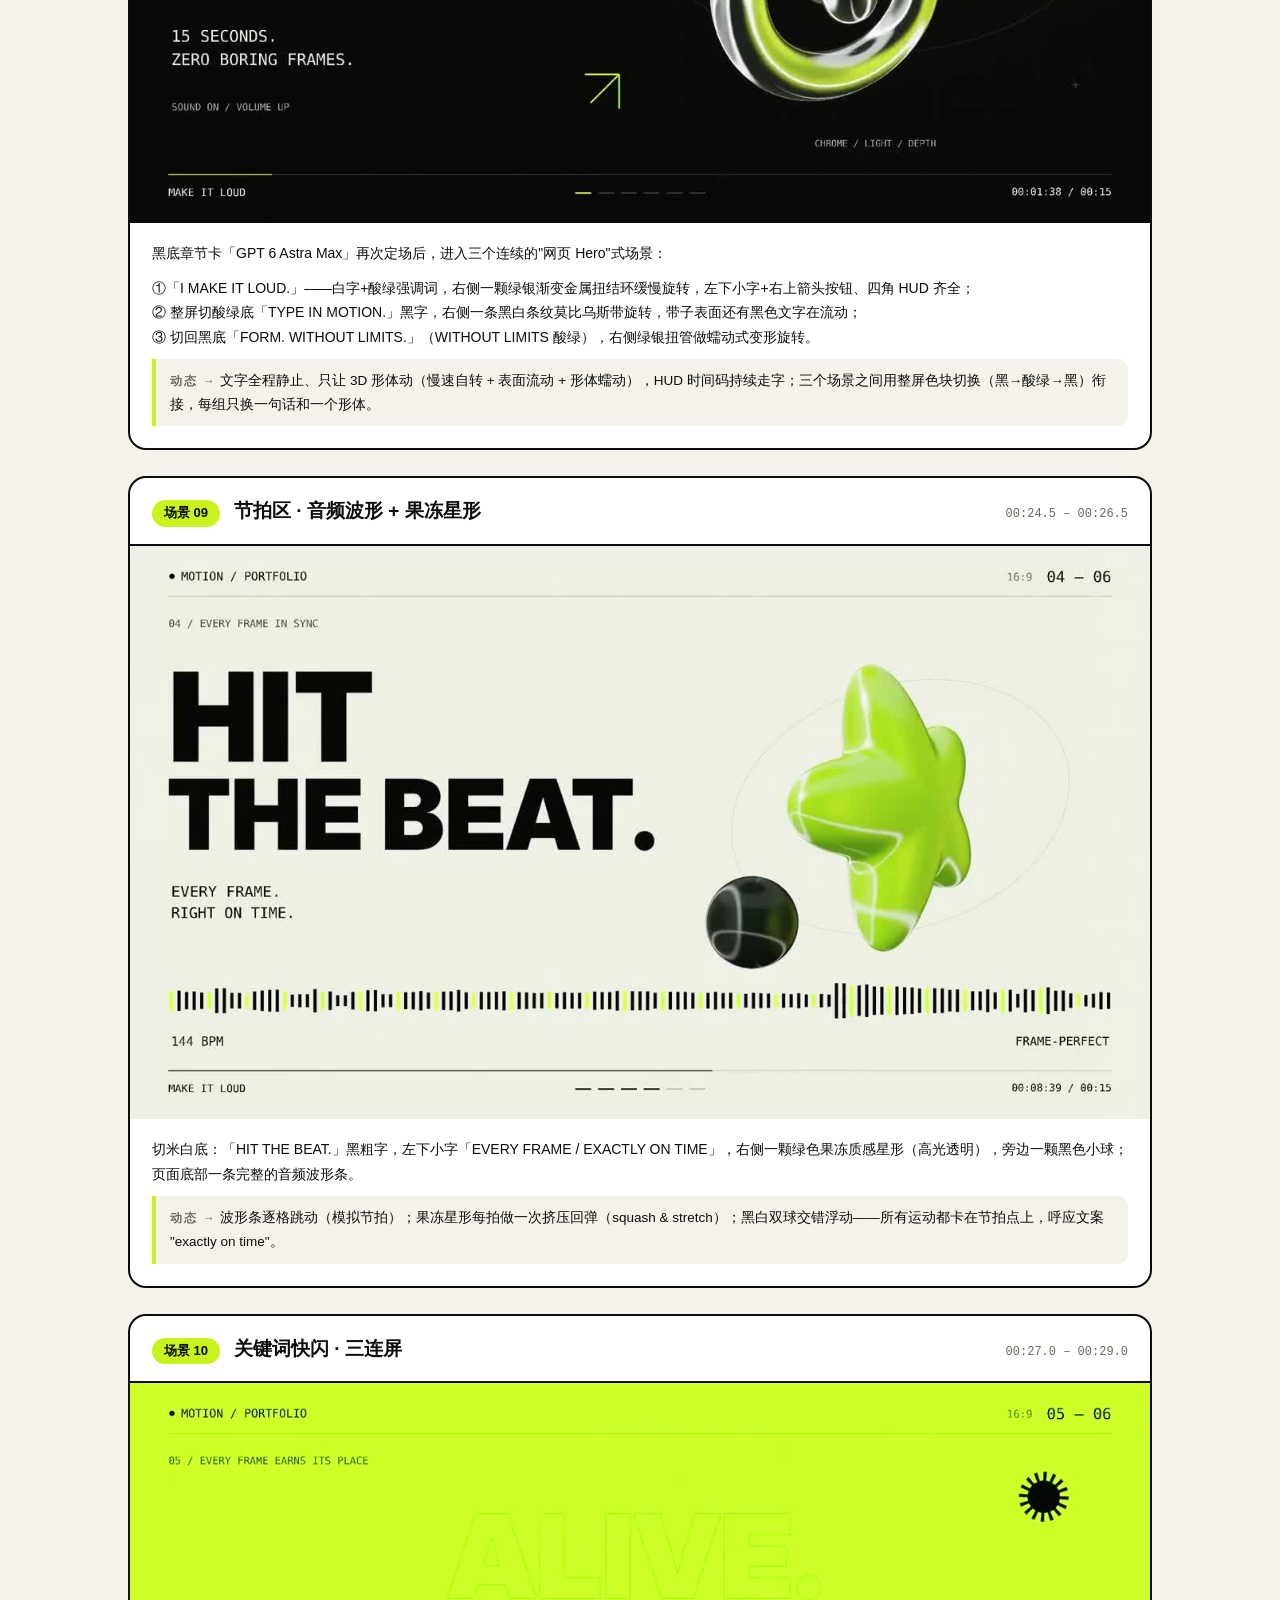
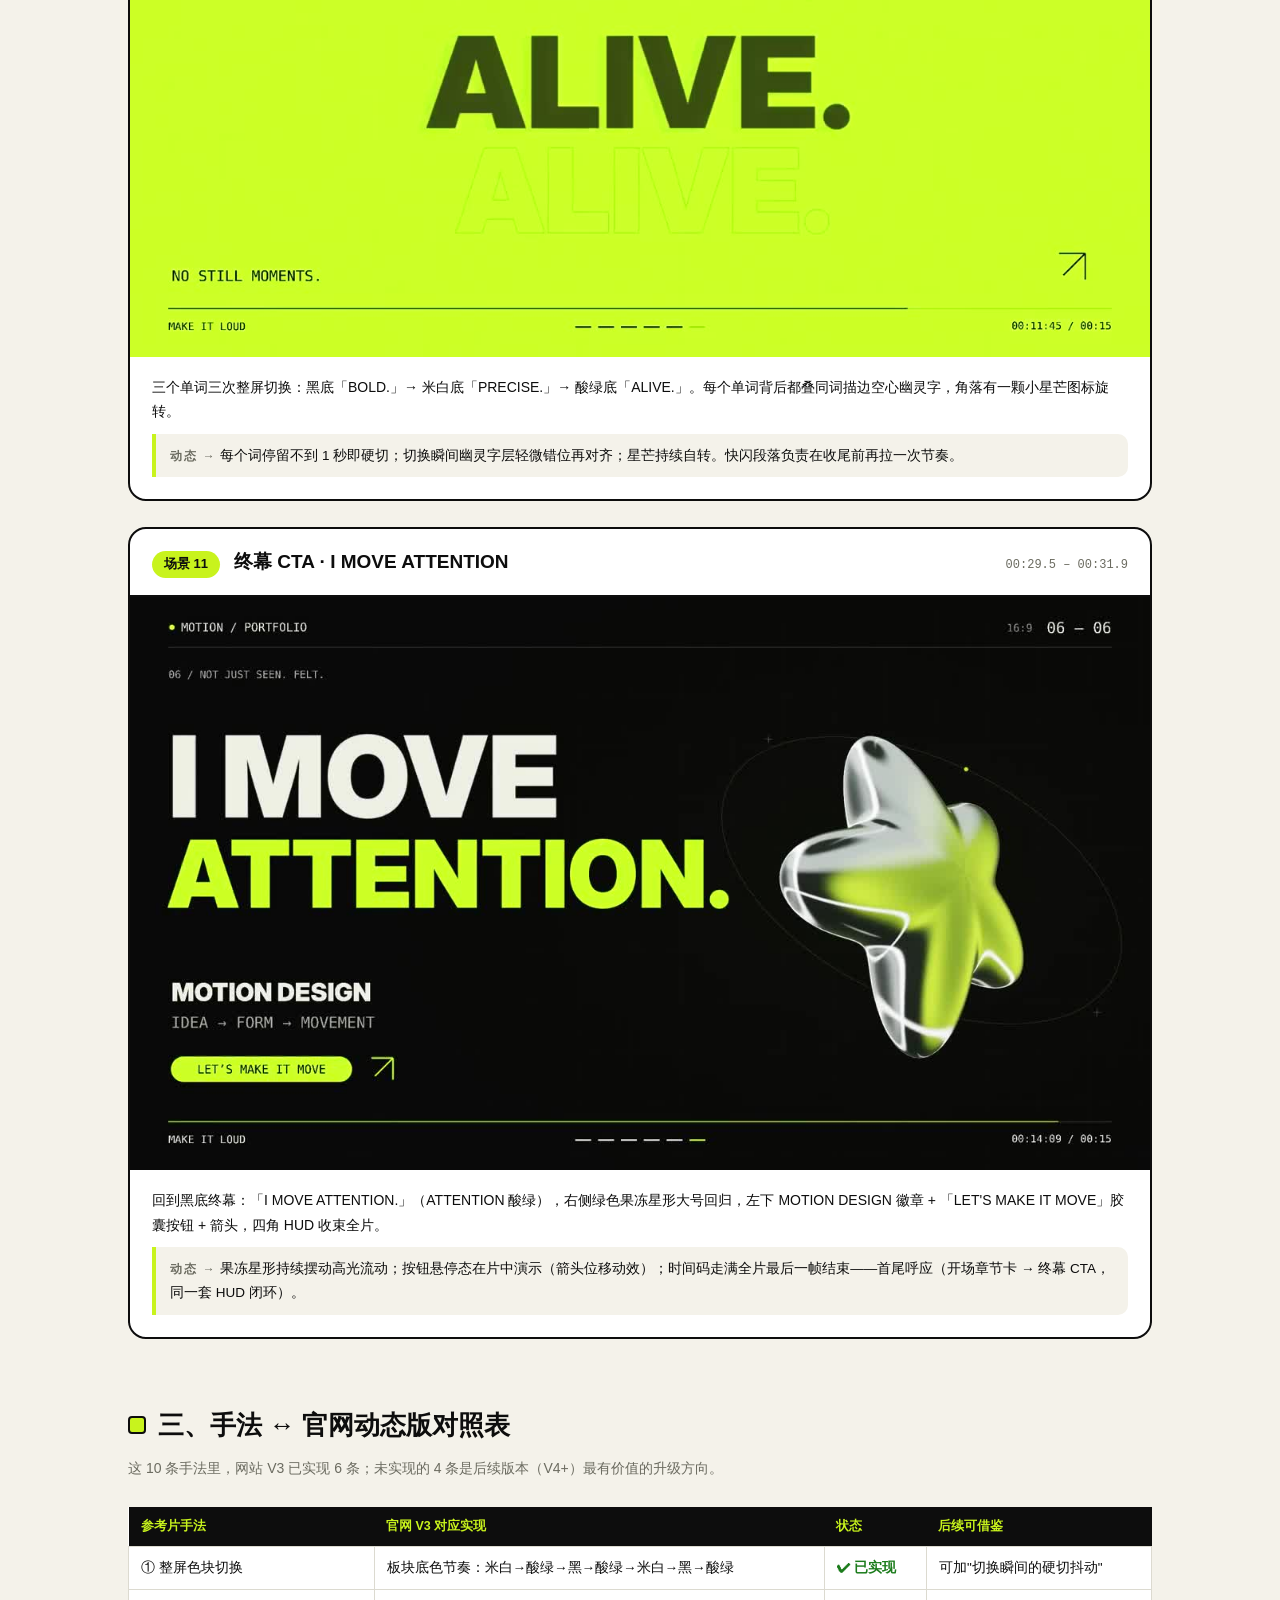
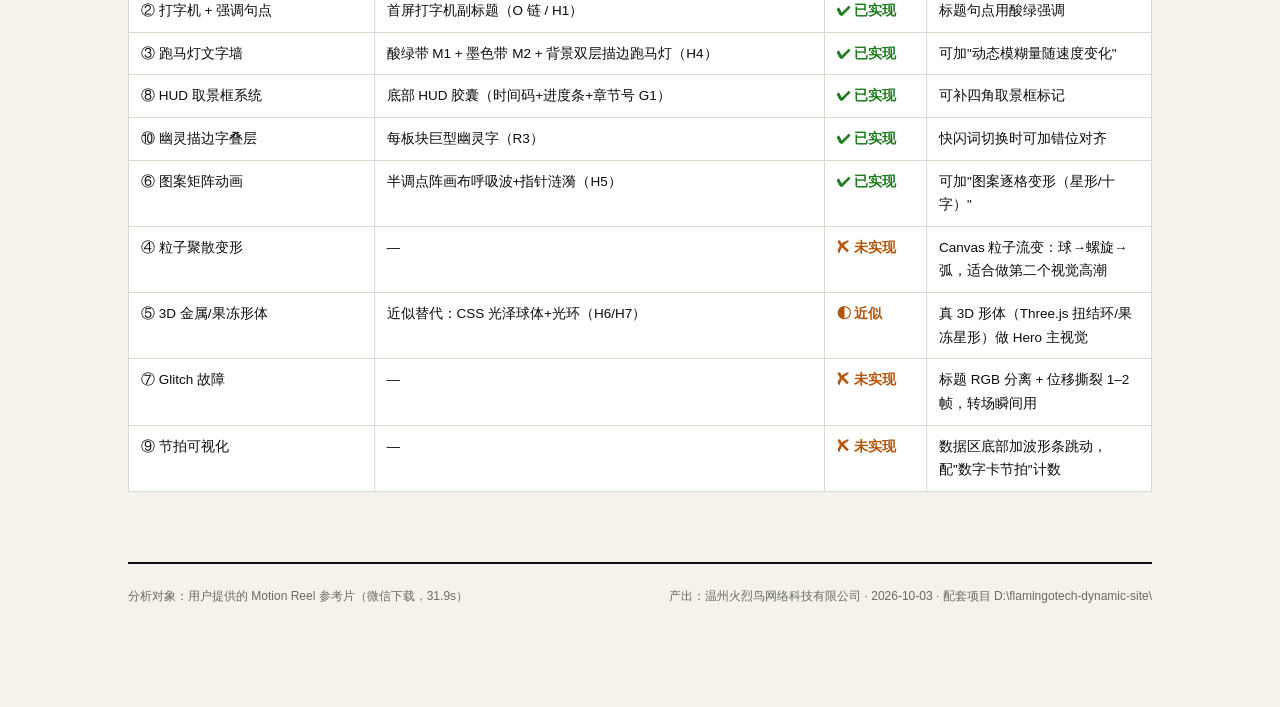
<file: reference-video-analysis/index.html>
<!DOCTYPE html>
<html lang="zh-CN">
<head>
<meta charset="UTF-8">
<meta name="viewport" content="width=device-width, initial-scale=1.0">
<title>参考视频逐帧拆解 · Motion Reel 分析</title>
<style>
:root{
  --paper:#f4f2ea; --ink:#0d0d0d; --lime:#c8f31d; --gray:#6b6b60; --line:#dcdad0;
}
*{box-sizing:border-box;margin:0;padding:0}
body{background:var(--paper);color:var(--ink);font-family:"Microsoft YaHei","PingFang SC",sans-serif;line-height:1.75}
.wrap{max-width:1080px;margin:0 auto;padding:56px 28px 100px}
.hero{border-bottom:3px solid var(--ink);padding-bottom:36px;margin-bottom:44px}
.hero .tag{display:inline-block;background:var(--ink);color:var(--lime);font-size:12px;letter-spacing:.2em;padding:5px 14px;border-radius:99px;margin-bottom:18px}
h1{font-size:clamp(34px,6vw,58px);font-weight:900;letter-spacing:-.02em;line-height:1.15}
.hero p.sub{color:var(--gray);margin-top:14px;font-size:15px}
.meta{display:flex;gap:26px;flex-wrap:wrap;margin-top:22px;font-size:13px;color:var(--gray)}
.meta b{color:var(--ink)}
h2{font-size:26px;font-weight:900;margin:64px 0 8px;display:flex;align-items:center;gap:12px}
h2::before{content:"";width:14px;height:14px;background:var(--lime);border:2px solid var(--ink);border-radius:4px}
.lead{color:var(--gray);font-size:14px;margin-bottom:26px}
.dna{display:grid;grid-template-columns:repeat(auto-fill,minmax(240px,1fr));gap:14px}
.dna .card{background:#fff;border:2px solid var(--ink);border-radius:14px;padding:16px 18px}
.dna .card b{display:block;font-size:15px;margin-bottom:6px}
.dna .card span{font-size:13px;color:var(--gray)}
.dna .card i{font-style:normal;background:var(--lime);border-radius:6px;padding:1px 8px;font-size:11px;font-weight:700;margin-left:6px}
.scene{background:#fff;border:2px solid var(--ink);border-radius:18px;overflow:hidden;margin:26px 0}
.scene .head{display:flex;align-items:baseline;gap:14px;padding:16px 22px;border-bottom:2px solid var(--ink);flex-wrap:wrap}
.scene .no{font-weight:900;color:var(--ink);background:var(--lime);padding:2px 12px;border-radius:99px;font-size:13px;white-space:nowrap}
.scene .head h3{font-size:19px;font-weight:900}
.scene .head .tc{margin-left:auto;font-family:Consolas,monospace;font-size:12px;color:var(--gray);white-space:nowrap}
.scene img{width:100%;display:block}
.scene .body{padding:18px 22px 22px}
.scene .body p{font-size:14px;margin-bottom:10px}
.scene .body .motion{font-size:13.5px;background:var(--paper);border-left:4px solid var(--lime);padding:10px 14px;border-radius:0 10px 10px 0}
.scene .body .motion b{font-size:12px;letter-spacing:.15em;color:var(--gray)}
.use{width:100%;border-collapse:collapse;margin-top:8px;font-size:13.5px;background:#fff}
.use th{background:var(--ink);color:var(--lime);padding:9px 12px;text-align:left;font-size:12.5px}
.use td{border:1px solid var(--line);padding:9px 12px;vertical-align:top}
.yes{color:#1c7c1c;font-weight:700;white-space:nowrap}
.no2{color:#b3540a;font-weight:700;white-space:nowrap}
.foot{margin-top:70px;padding-top:22px;border-top:2px solid var(--ink);font-size:12px;color:var(--gray);display:flex;justify-content:space-between;flex-wrap:wrap;gap:10px}
</style>
</head>
<body>
<div class="wrap">

  <div class="hero">
    <span class="tag">REFERENCE VIDEO · FRAME BY FRAME</span>
    <h1>参考视频逐帧拆解<br>动态分析报告</h1>
    <p class="sub">对微信提供的 Motion Reel 参考片（31.9 秒）按 2 帧/秒全量抽帧（64 帧）逐格分析，关键节点以高清截图 + 文字描述固化，作为官网动态版设计语言的原始依据。</p>
    <div class="meta">
      <span>片长 <b>31.9 s</b></span>
      <span>分辨率 <b>1280 × 720</b></span>
      <span>抽帧密度 <b>2 帧/秒（64 帧）</b></span>
      <span>分析样本 <b>18 张关键帧高清图</b></span>
      <span>片体本质 <b>「网站式动效 Demo Reel」——每个场景即一个网页 Hero 布局</b></span>
    </div>
  </div>

  <h2>一、全片动效 DNA（10 条核心手法）</h2>
  <p class="lead">整部片子就是这 10 种手法的排列组合。全片有两条贯穿线：①四角等宽字体 HUD（时间码 / 章节号 / 录制点）从头跑到尾；②整屏色块切换（黑→橙→蓝→灰→黑→酸绿→米白→黑→酸绿→黑）承担章节节奏。</p>
  <div class="dna">
    <div class="card"><b>① 整屏色块切换转场</b><span>场景之间不用淡入淡出，直接整屏换底色（黑/橙/蓝/灰/酸绿/米白），节奏像切镜头。</span></div>
    <div class="card"><b>② 巨型字排版 + 打字机</b><span>超大超粗黑体标题，逐字打出（CLA…→CLAUDE），句点用对比色强调（CLAUDE<i class="dot" style="background:var(--lime);padding:0 4px;border-radius:3px">·</i>橙点）。</span></div>
    <div class="card"><b>③ 无限跑马灯文字墙</b><span>多行大字反向斜向滚动（MOTION×N），高速时带动态模糊拖影。</span></div>
    <div class="card"><b>④ 粒子聚散变形</b><span>白色粒子聚成球体 → 流变成红蓝双色螺旋曲线 → 散开成弧，全程形态渐变。</span></div>
    <div class="card"><b>⑤ 3D 金属/果冻形体</b><span>扭结环、条纹莫比乌斯带、流动扭管、果冻星形，绿银渐变材质，缓慢旋转摆动。</span></div>
    <div class="card"><b>⑥ 图案矩阵动画</b><span>点阵/方块阵列逐格变色变形（点→星形→十字），以及 3D 方块地形起伏。</span></div>
    <div class="card"><b>⑦ Glitch 故障</b><span>RGB 色散分离、画面位移错位（方块海彩色撕裂）、文字残影。</span></div>
    <div class="card"><b>⑧ HUD 取景框系统</b><span>四角等宽字体标注：时间码、章节号、录制红点、16:9 比例——模拟摄影机/剪辑软件界面。</span></div>
    <div class="card"><b>⑨ 节拍可视化</b><span>底部音频波形条随节拍跳动（HIT THE BEAT / EVERY FRAME EXACTLY ON TIME）。</span></div>
    <div class="card"><b>⑩ 幽灵描边字叠层</b><span>实心大字背后叠一层同词描边空心字（BOLD/PRECISE/ALIVE），做厚度感。</span></div>
  </div>

  <h2>二、逐场景拆解（关键帧 + 动态描述）</h2>
  <p class="lead">11 个场景按时间顺序排列。每个场景：高清截图 + 「这一帧里什么在动、怎么动」。</p>

  <div class="scene">
    <div class="head"><span class="no">场景 01</span><h3>章节卡 · 黑幕定场</h3><span class="tc">00:00.0 – 00:01.5</span></div>
    <img src="frames/k01.jpg" alt="章节卡">
    <div class="body">
      <p>近黑底上一行白色超粗标题「Opus 5.5 Max」，下方小号等宽字标注页码。画面四角是等宽字体 HUD（左上项目名、右上参数、底部时间码）。</p>
      <div class="motion"><b>动态 →</b>&nbsp;文字整体静止定场；唯一在动的是 HUD 里的时间码数字（每帧跳变）和闪烁的录制指示点——用「仪表在走、画面不动」制造蓄势感。</div>
    </div>
  </div>

  <div class="scene">
    <div class="head"><span class="no">场景 02</span><h3>橙球放大 · 色块转场 + 字体选中框</h3><span class="tc">00:02.0 – 00:03.5</span></div>
    <img src="frames/k02.jpg" alt="橙球放大">
    <div class="body">
      <p>黑底中部出现一条白色细横线（地平线），一颗橙红小球沿线漂浮移动；下一瞬小球急速放大成整屏橙红色块（转场），随后橙底黑字「EVERY」压出；紧接着切黑底橙字「FRAME」，文字四角出现蓝色选中控制点和小工具条。</p>
      <div class="motion"><b>动态 →</b>&nbsp;小球沿地平线平移 → 半径瞬爆式放大（scale 1→30， ease-in）→ 整屏色块成立 → 标题字压入 → 选中框在字周围闪现，模拟设计软件里"框选中文字"的动作。</div>
    </div>
  </div>

  <div class="scene">
    <div class="head"><span class="no">场景 03</span><h3>Glitch 故障 + Loading + 图案矩阵</h3><span class="tc">00:04.0 – 00:06.5</span></div>
    <img src="frames/k05.jpg" alt="glitch">
    <div class="body">
      <p>蓝底上的白色字形发生 RGB 色散分离（红/青错位重影）；切灰底一个细线圆环 loading；再切纯黑底上的白色圆点矩阵——矩阵图案逐帧变化：全点阵 → 中心泛蓝 → 星形/十字图案 → 混入红蓝彩色方块。</p>
      <div class="motion"><b>动态 →</b>&nbsp;glitch 是 1–2 帧的瞬时不规则位移（无过渡、靠抖动制造故障感）；圆环是角度扫描动画；点阵则是逐格（per-cell）随机变色 + 图案翻转，形成"像素图案在呼吸"的效果。</div>
    </div>
  </div>

  <div class="scene">
    <div class="head"><span class="no">场景 04</span><h3>3D 方块海 · 红球弹跳</h3><span class="tc">00:07.0 – 00:08.5</span></div>
    <img src="frames/k07.jpg" alt="方块海">
    <div class="body">
      <p>白色方块组成透视地形海，随机方块升红、升蓝；一颗红色大球悬浮在方块海上方。</p>
      <div class="motion"><b>动态 →</b>&nbsp;方块做波浪式升降（类似音频均衡器的空间化）；红球上下弹跳 + 轻微滚动；镜头整体缓慢横移，让地形产生视差纵深。</div>
    </div>
  </div>

  <div class="scene">
    <div class="head"><span class="no">场景 05</span><h3>MOTION 跑马灯文字墙</h3><span class="tc">00:08.5 – 00:11.5</span></div>
    <img src="frames/k08.jpg" alt="MOTION 跑马灯墙">
    <div class="body">
      <p>整屏被"文字墙"填满：多行蓝底白字「MOTION」斜向平铺无限滚动，行与行方向相反；中间横贯一条橙红色条，条内黑字「MOTION」反向滚动；高速滚动时全部文字带强烈动态模糊拖影。</p>
      <div class="motion"><b>动态 →</b>&nbsp;三组文字带（上斜行、橙条、下斜行）速率不同、方向交错；速度先快后慢再加速，模糊量随速度同步增减——这是全片最"吵"的一个场景，负责节奏高峰。</div>
    </div>
  </div>

  <div class="scene">
    <div class="head"><span class="no">场景 06</span><h3>粒子聚散 · 变形动画</h3><span class="tc">00:10.5 – 00:11.5</span></div>
    <img src="frames/k09.jpg" alt="粒子">
    <div class="body">
      <p>纯黑底上，数万颗白色微粒聚成一个致密球体（左）；随即球体被"拉开"，粒子流变成红蓝双色交织的螺旋曲线（中），最后散开成一道弧形尾巴（右）。</p>
      <div class="motion"><b>动态 →</b>&nbsp;粒子在三个形态目标点之间流态渐变（球 → 螺旋 → 弧），伴随颜色从纯白渐染为红/蓝双分；形态切换无剪辑、完全连续，是全片唯一"软变形"段落，负责呼吸感。</div>
    </div>
  </div>

  <div class="scene">
    <div class="head"><span class="no">场景 07</span><h3>拼贴卡 + 彩色 Glitch + 打字机定名</h3><span class="tc">00:12.0 – 00:15.5</span></div>
    <img src="frames/k09.jpg" alt="FRAME IS CO$ 拼贴"><img src="frames/k11.jpg" alt="CLAUDE 打字机" style="margin-top:8px">
    <div class="body">
      <p>过渡帧：灰底小球拖着 MOTION 文字残影；随后黑底上拼贴出「FRAME / is / CO$」三张卡片（橙字白卡、纯白卡、蓝底白字卡）+ 两侧点阵与方块海小窗；方块海窗口发生彩色位移撕裂 glitch。接着黑底逐字打出「CLA…」→「CLAUDE」，右下角等宽小字逐一出现（MOTION DESIGNER · SANFRAN · 2026），句点变橙色，最后一行小字滑入：「every frame of this reel is code」。</p>
      <div class="motion"><b>动态 →</b>&nbsp;三段式：残影淡出 → 拼贴卡逐张"盖章式"落位 + glitch 撕裂 2 帧 → 打字机逐字上屏 + 强调色句点 + 信息行阶梯滑入。信息密度由碎片收拢到一句话，是全片的"落版"。</div>
    </div>
  </div>

  <div class="scene">
    <div class="head"><span class="no">场景 08</span><h3>章节卡二 + 3D 形体系列（网站 Hero 三连）</h3><span class="tc">00:16.0 – 00:23.5</span></div>
    <img src="frames/k12.jpg" alt="I MAKE IT LOUD">
    <div class="body">
      <p>黑底章节卡「GPT 6 Astra Max」再次定场后，进入三个连续的"网页 Hero"式场景：</p>
      <p>①「I MAKE IT LOUD.」——白字+酸绿强调词，右侧一颗绿银渐变金属扭结环缓慢旋转，左下小字+右上箭头按钮、四角 HUD 齐全；<br>② 整屏切酸绿底「TYPE IN MOTION.」黑字，右侧一条黑白条纹莫比乌斯带旋转，带子表面还有黑色文字在流动；<br>③ 切回黑底「FORM. WITHOUT LIMITS.」（WITHOUT LIMITS 酸绿），右侧绿银扭管做蠕动式变形旋转。</p>
      <div class="motion"><b>动态 →</b>&nbsp;文字全程静止、只让 3D 形体动（慢速自转 + 表面流动 + 形体蠕动），HUD 时间码持续走字；三个场景之间用整屏色块切换（黑→酸绿→黑）衔接，每组只换一句话和一个形体。</div>
    </div>
  </div>

  <div class="scene">
    <div class="head"><span class="no">场景 09</span><h3>节拍区 · 音频波形 + 果冻星形</h3><span class="tc">00:24.5 – 00:26.5</span></div>
    <img src="frames/k15.jpg" alt="HIT THE BEAT">
    <div class="body">
      <p>切米白底：「HIT THE BEAT.」黑粗字，左下小字「EVERY FRAME / EXACTLY ON TIME」，右侧一颗绿色果冻质感星形（高光透明），旁边一颗黑色小球；页面底部一条完整的音频波形条。</p>
      <div class="motion"><b>动态 →</b>&nbsp;波形条逐格跳动（模拟节拍）；果冻星形每拍做一次挤压回弹（squash & stretch）；黑白双球交错浮动——所有运动都卡在节拍点上，呼应文案 "exactly on time"。</div>
    </div>
  </div>

  <div class="scene">
    <div class="head"><span class="no">场景 10</span><h3>关键词快闪 · 三连屏</h3><span class="tc">00:27.0 – 00:29.0</span></div>
    <img src="frames/k17.jpg" alt="ALIVE">
    <div class="body">
      <p>三个单词三次整屏切换：黑底「BOLD.」→ 米白底「PRECISE.」→ 酸绿底「ALIVE.」。每个单词背后都叠同词描边空心幽灵字，角落有一颗小星芒图标旋转。</p>
      <div class="motion"><b>动态 →</b>&nbsp;每个词停留不到 1 秒即硬切；切换瞬间幽灵字层轻微错位再对齐；星芒持续自转。快闪段落负责在收尾前再拉一次节奏。</div>
    </div>
  </div>

  <div class="scene">
    <div class="head"><span class="no">场景 11</span><h3>终幕 CTA · I MOVE ATTENTION</h3><span class="tc">00:29.5 – 00:31.9</span></div>
    <img src="frames/k18.jpg" alt="I MOVE ATTENTION">
    <div class="body">
      <p>回到黑底终幕：「I MOVE ATTENTION.」（ATTENTION 酸绿），右侧绿色果冻星形大号回归，左下 MOTION DESIGN 徽章 + 「LET'S MAKE IT MOVE」胶囊按钮 + 箭头，四角 HUD 收束全片。</p>
      <div class="motion"><b>动态 →</b>&nbsp;果冻星形持续摆动高光流动；按钮悬停态在片中演示（箭头位移动效）；时间码走满全片最后一帧结束——首尾呼应（开场章节卡 → 终幕 CTA，同一套 HUD 闭环）。</div>
    </div>
  </div>

  <h2>三、手法 ↔ 官网动态版对照表</h2>
  <p class="lead">这 10 条手法里，网站 V3 已实现 6 条；未实现的 4 条是后续版本（V4+）最有价值的升级方向。</p>
  <table class="use">
    <tr><th style="width:24%">参考片手法</th><th style="width:44%">官网 V3 对应实现</th><th style="width:10%">状态</th><th style="width:22%">后续可借鉴</th></tr>
    <tr><td>① 整屏色块切换</td><td>板块底色节奏：米白→酸绿→黑→酸绿→米白→黑→酸绿</td><td class="yes">✔ 已实现</td><td>可加"切换瞬间的硬切抖动"</td></tr>
    <tr><td>② 打字机 + 强调句点</td><td>首屏打字机副标题（O 链 / H1）</td><td class="yes">✔ 已实现</td><td>标题句点用酸绿强调</td></tr>
    <tr><td>③ 跑马灯文字墙</td><td>酸绿带 M1 + 墨色带 M2 + 背景双层描边跑马灯（H4）</td><td class="yes">✔ 已实现</td><td>可加"动态模糊量随速度变化"</td></tr>
    <tr><td>⑧ HUD 取景框系统</td><td>底部 HUD 胶囊（时间码+进度条+章节号 G1）</td><td class="yes">✔ 已实现</td><td>可补四角取景框标记</td></tr>
    <tr><td>⑩ 幽灵描边字叠层</td><td>每板块巨型幽灵字（R3）</td><td class="yes">✔ 已实现</td><td>快闪词切换时可加错位对齐</td></tr>
    <tr><td>⑥ 图案矩阵动画</td><td>半调点阵画布呼吸波+指针涟漪（H5）</td><td class="yes">✔ 已实现</td><td>可加"图案逐格变形（星形/十字）"</td></tr>
    <tr><td>④ 粒子聚散变形</td><td>—</td><td class="no2">✘ 未实现</td><td>Canvas 粒子流变：球→螺旋→弧，适合做第二个视觉高潮</td></tr>
    <tr><td>⑤ 3D 金属/果冻形体</td><td>近似替代：CSS 光泽球体+光环（H6/H7）</td><td class="no2">◐ 近似</td><td>真 3D 形体（Three.js 扭结环/果冻星形）做 Hero 主视觉</td></tr>
    <tr><td>⑦ Glitch 故障</td><td>—</td><td class="no2">✘ 未实现</td><td>标题 RGB 分离 + 位移撕裂 1–2 帧，转场瞬间用</td></tr>
    <tr><td>⑨ 节拍可视化</td><td>—</td><td class="no2">✘ 未实现</td><td>数据区底部加波形条跳动，配"数字卡节拍"计数</td></tr>
  </table>

  <div class="foot">
    <span>分析对象：用户提供的 Motion Reel 参考片（微信下载，31.9s）</span>
    <span>产出：温州火烈鸟网络科技有限公司 · 2026-10-03 · 配套项目 D:\flamingotech-dynamic-site\</span>
  </div>

</div>
</body>
</html>
</file>
<file: assets/style.css>
/* ═══════════════════════════════════════════════
   FLAMINGO TECH · 动态清爽版 V1
   风格 DNA：瑞士网格 × 新粗野主义 × Motion Reel
   三色收敛：米白画布 + 近黑 + 酸性荧光绿（仅此三色）
   ═══════════════════════════════════════════════ */
:root{
  --paper:#f4f2ea;      /* 米白画布 */
  --ink:#0d0d0d;        /* 近黑 */
  --lime:#c8f31d;       /* 酸性荧光绿 */
  --gray:#6b6b63;
  --mono:'Space Mono','Noto Sans SC',monospace;
  --disp:'Space Grotesk','Noto Sans SC',sans-serif;
}
*{margin:0;padding:0;box-sizing:border-box}
html{scroll-behavior:smooth}
body{
  font-family:'Noto Sans SC',sans-serif;
  background:var(--paper);color:var(--ink);
  overflow-x:hidden;
  -webkit-font-smoothing:antialiased;
}
::selection{background:var(--lime);color:var(--ink)}
.mono{font-family:var(--mono);font-size:11px;letter-spacing:.06em}
.wrap{width:min(1180px,92%);margin:0 auto}

/* ═══ HUD 取景框 ═══ */
.hud{position:fixed;inset:0;pointer-events:none;z-index:200}
.hud-corner{position:absolute;width:22px;height:22px;border:2px solid var(--ink)}
.hud .c-tl{top:14px;left:14px;border-right:0;border-bottom:0}
.hud .c-tr{top:14px;right:14px;border-left:0;border-bottom:0}
.hud .c-bl{bottom:14px;left:14px;border-right:0;border-top:0}
.hud .c-br{bottom:14px;right:14px;border-left:0;border-top:0}
.hud-top{display:none}
.hud-bottom{position:absolute;bottom:16px;left:52px;right:52px;display:flex;align-items:center;gap:14px;color:#fff;mix-blend-mode:difference}
.hud-bottom .hud-make{min-width:110px;text-align:right}
.hud-progress{flex:1;height:2px;background:rgba(255,255,255,.25);position:relative;overflow:hidden}
.hud-progress i{position:absolute;left:0;top:0;bottom:0;width:0;background:var(--lime);transition:width .1s linear}

/* ═══ 导航 ═══ */
.nav{position:fixed;top:0;left:0;right:0;z-index:150;display:flex;align-items:center;justify-content:space-between;padding:18px 52px;transition:background .3s,box-shadow .3s}
.nav .hud-dot{display:none}
.nav{position:fixed;top:0;left:0;right:0;z-index:150;display:flex;align-items:center;justify-content:space-between;padding:18px 52px;transition:background .3s,box-shadow .3s}
@keyframes blink{0%,100%{opacity:1}50%{opacity:.25}}
.hud-dot{position:absolute;top:20px;left:52px;width:8px;height:8px;border-radius:50%;background:var(--lime);animation:blink 1.6s infinite;mix-blend-mode:difference}
.nav.scrolled{background:rgba(244,242,234,.88);backdrop-filter:blur(12px);box-shadow:0 1px 0 rgba(13,13,13,.08)}
.logo{display:flex;align-items:center;gap:10px;text-decoration:none;color:var(--ink)}
.logo-txt{display:flex;flex-direction:column;line-height:1.15}
.logo-txt b{font-family:var(--disp);font-size:15px;letter-spacing:.08em}
.logo-txt small{font-size:10px;color:var(--gray)}
.nav ul{display:flex;gap:30px;list-style:none}
.nav ul a{font-size:14px;font-weight:500;text-decoration:none;color:var(--ink);position:relative}
.nav ul a::after{content:"";position:absolute;left:0;bottom:-4px;width:0;height:2px;background:var(--ink);transition:width .25s}
.nav ul a:hover::after{width:100%}
.nav-cta{font-family:var(--mono);font-size:12px;text-decoration:none;color:var(--ink);border:1.5px solid var(--ink);border-radius:99px;padding:8px 16px;transition:.25s}
.nav-cta:hover{background:var(--ink);color:var(--lime)}
.nav-cta i{font-style:normal}

/* ═══ HERO ═══ */
.hero{min-height:100vh;display:flex;align-items:center;position:relative;padding:120px 52px 150px;overflow:hidden}
.hero-grid{position:absolute;inset:0;background-image:linear-gradient(rgba(13,13,13,.05) 1px,transparent 1px),linear-gradient(90deg,rgba(13,13,13,.05) 1px,transparent 1px);background-size:72px 72px;mask-image:radial-gradient(ellipse 80% 70% at 50% 45%,#000 30%,transparent 75%)}
.hero-inner{position:relative;z-index:2;width:min(1180px,100%);margin:0 auto}
.kicker{display:flex;align-items:center;gap:12px;margin-bottom:30px;color:var(--gray)}
.tag-pill{background:var(--ink);color:var(--lime);border-radius:99px;padding:5px 12px;font-family:var(--mono);font-size:11px}
.giant{font-family:var(--disp);font-weight:700;line-height:.98;letter-spacing:-.01em}
.giant .line{display:block;font-size:clamp(64px,11vw,150px);font-weight:900}
.giant .l2{color:transparent;-webkit-text-stroke:2.5px var(--ink)}
.giant .dot-lime{color:var(--ink);-webkit-text-stroke:0;-webkit-text-fill-color:var(--lime)}
.giant .zh-sub{font-size:clamp(18px,2.4vw,30px);font-weight:700;letter-spacing:.28em;margin-top:26px;color:var(--ink)}
.giant .zh-sub i{font-style:normal;color:var(--ink);background:var(--lime);margin-left:14px;letter-spacing:.1em;padding:2px 14px;border-radius:8px}
/* kinetic 入场：模糊+位移 */
.kinetic{opacity:0;transform:translateY(46px);filter:blur(10px);animation:kinIn .9s cubic-bezier(.16,1,.3,1) forwards}
.giant .l2.kinetic{animation-delay:.12s}
.giant .l3.kinetic{animation-delay:.24s}
@keyframes kinIn{to{opacity:1;transform:translateY(0);filter:blur(0)}}
.hero-sub{margin-top:34px;font-size:16px;color:var(--gray);min-height:24px}
.hero-sub.typewriter::after{content:"▌";color:var(--ink);animation:blink 1s infinite}
.hero-cta{margin-top:38px;display:flex;align-items:center;gap:26px}
.btn-pill{display:inline-flex;align-items:center;gap:10px;background:var(--ink);color:var(--lime);font-family:var(--mono);font-size:13px;text-decoration:none;border-radius:99px;padding:15px 26px;transition:transform .2s,box-shadow .2s}
.btn-pill:hover{transform:translateY(-3px);box-shadow:0 8px 0 var(--lime)}
.btn-pill i{font-style:normal}
.hero-meta{color:var(--gray);line-height:1.8}
/* 3D 光泽形体 */
.hero-blob{position:absolute;right:6%;top:50%;transform:translateY(-50%);z-index:1}
.blob{position:absolute;border-radius:50%;filter:blur(2px);animation:floaty 7s ease-in-out infinite}
.b1{width:220px;height:220px;right:60px;top:-40px;background:radial-gradient(circle at 32% 28%,#eaffb0,var(--lime) 45%,#7da000);box-shadow:inset -18px -22px 40px rgba(0,0,0,.18),0 24px 60px rgba(125,160,0,.25)}
.b2{width:70px;height:70px;right:0;top:150px;background:radial-gradient(circle at 30% 30%,#eaffb0,var(--lime) 60%,#6f8e00);animation-delay:-3s}
@keyframes floaty{0%,100%{transform:translateY(0) rotate(0)}50%{transform:translateY(-22px) rotate(8deg)}}
.starburst{position:absolute;right:250px;top:190px;font-size:44px;color:var(--ink);animation:spin 9s linear infinite}
@keyframes spin{to{transform:rotate(360deg)}}

/* ═══ 跑马灯色带 ═══ */
.band{overflow:hidden;white-space:nowrap;padding:16px 0;border-top:2px solid var(--ink);border-bottom:2px solid var(--ink)}
.band-lime{background:var(--lime)}
.band-track{display:inline-flex;animation:marquee 22s linear infinite}
.band-track span{font-family:var(--disp);font-weight:900;font-size:26px;letter-spacing:.04em;color:var(--ink)}
.band-track em{font-style:normal;margin:0 22px;color:var(--ink)}
@keyframes marquee{to{transform:translateX(-50%)}}

/* ═══ 通用 SECTION ═══ */
.sec{padding:120px 0}
.sec-tight{padding-top:40px}
.sec-paper{background:var(--paper)}
.sec-dark{background:var(--ink);color:var(--paper)}
.sec-head{display:flex;align-items:baseline;gap:22px;flex-wrap:wrap;margin-bottom:46px}
.sec-no{background:var(--lime);color:var(--ink);font-weight:700;padding:4px 12px;border-radius:99px}
.sec-dark .sec-no{background:var(--lime);color:var(--ink)}
.sec-head h2{font-size:clamp(40px,6vw,76px);font-weight:900;line-height:1}
.sec-head h2 em{font-style:normal;color:transparent;-webkit-text-stroke:1.8px currentColor}
.sec-label{margin-left:auto;color:var(--gray)}
.sec-dark .sec-label{color:#8a8a80}
.lead{font-size:clamp(17px,1.6vw,21px);line-height:1.9;max-width:820px;margin-bottom:56px;color:#3d3d38}
.sec-dark .lead{color:#b9b9ae}
.hl{background:linear-gradient(transparent 62%,var(--lime) 62%)}

/* ═══ ABOUT 承诺卡 ═══ */
.pledge{display:grid;grid-template-columns:repeat(4,1fr);gap:18px}
.pledge-card{border:1.5px solid var(--ink);border-radius:18px;padding:26px 22px;background:#fff;transition:transform .25s,box-shadow .25s;cursor:default}
.pledge-card:hover{transform:translateY(-6px) rotate(-.6deg);box-shadow:6px 6px 0 var(--lime)}
.pledge-card .idx{display:inline-block;background:var(--ink);color:var(--lime);border-radius:6px;padding:3px 8px;margin-bottom:16px}
.pledge-card b{display:block;font-size:17px;margin-bottom:10px}
.pledge-card span:last-child{font-size:13.5px;line-height:1.8;color:var(--gray)}

/* ═══ PRODUCTS ═══ */
.prod-grid{display:grid;grid-template-columns:repeat(3,1fr);gap:18px}
.prod{position:relative;border:1.5px solid #2c2c2c;border-radius:18px;padding:30px 26px;transition:.28s;overflow:hidden;cursor:default}
.prod::before{content:"";position:absolute;inset:0;background:var(--lime);transform:translateY(101%);transition:transform .32s cubic-bezier(.16,1,.3,1);z-index:0}
.prod:hover::before{transform:translateY(0)}
.prod:hover{border-color:var(--lime)}
.prod>*{position:relative;z-index:1}
.prod .pno{color:var(--lime)}
.prod:hover .pno{color:var(--ink)}
.prod h3{font-size:19px;margin:14px 0 12px}
.prod p{font-size:13.5px;line-height:1.8;color:#a5a599;margin-bottom:20px}
.prod:hover p{color:#3d4212}
.p-go{font-family:var(--mono);font-size:12px;border-bottom:1px solid currentColor;padding-bottom:2px}

/* ═══ STATS 计数 ═══ */
.stats{background:var(--paper);padding:90px 0;border-bottom:2px solid var(--ink)}
.stats-row{display:grid;grid-template-columns:repeat(4,1fr);gap:20px;text-align:left}
.st b{display:block;font-family:var(--disp);font-size:clamp(48px,6vw,84px);font-weight:900;line-height:1;color:var(--ink)}
.st b::after{content:"+";color:var(--ink)}
.st .mono{display:block;margin-top:12px;color:var(--gray)}

/* ═══ SOLUTIONS 列表 ═══ */
.svc{border-top:1.5px solid var(--ink)}
.svc-item{display:grid;grid-template-columns:90px 1fr auto;gap:26px;align-items:center;padding:30px 10px;border-bottom:1.5px solid var(--ink);text-decoration:none;color:var(--ink);transition:.25s;position:relative}
.svc-item:hover{background:var(--ink);color:var(--paper);padding-left:26px}
.svc-item .idx{color:var(--ink)}
.svc-item:hover .idx{color:var(--lime)}
.svc-item h3{font-size:21px;margin-bottom:8px}
.svc-item p{font-size:13.5px;color:var(--gray);line-height:1.7}
.svc-item:hover p{color:#a5a599}
.svc-item .tag{border:1.5px solid currentColor;border-radius:99px;padding:6px 14px;font-size:11px;white-space:nowrap}

/* ═══ NEWS ═══ */
.news{display:flex;flex-direction:column;border-top:1.5px solid var(--ink)}
.news-item{display:grid;grid-template-columns:120px 1fr 40px;gap:26px;align-items:center;padding:26px 10px;border-bottom:1.5px solid var(--ink);text-decoration:none;color:var(--ink);transition:.25s}
.news-item:hover{background:#fff;box-shadow:6px 6px 0 var(--lime)}
.news-item time{color:var(--ink)}
.news-item h3{font-size:18px;margin-bottom:6px}
.news-item p{font-size:13px;color:var(--gray);line-height:1.7;display:-webkit-box;-webkit-line-clamp:2;-webkit-box-orient:vertical;overflow:hidden}
.n-go{font-size:20px;transition:transform .25s}
.news-item:hover .n-go{transform:translate(4px,-4px)}

/* ═══ PARTNERS 跑马灯 ═══ */
.partners{background:var(--ink);padding:70px 0 90px}
.partners-label{color:#8a8a80;margin-bottom:34px;padding:0 52px}
.marquee{overflow:hidden;white-space:nowrap;-webkit-mask-image:linear-gradient(90deg,transparent,#000 12%,#000 88%,transparent)}
.marquee-track{display:inline-flex;animation:marquee 30s linear infinite}
.marquee-track span{display:inline-flex;align-items:center;gap:56px;padding-right:56px}
.marquee-track img{height:34px;opacity:.6;transition:opacity .25s,transform .25s}
.marquee-track img:hover{opacity:1;transform:scale(1.08)}

/* ═══ CTA 酸绿 ═══ */
.cta{background:var(--lime);padding:140px 0 120px;position:relative;overflow:hidden;border-top:2px solid var(--ink)}
.cta-blob{position:absolute;width:440px;height:440px;border-radius:50%;right:-90px;top:-120px;background:radial-gradient(circle at 34% 30%,#eaffb0,var(--lime) 42%,#8fb400);box-shadow:inset -24px -30px 60px rgba(0,0,0,.14);animation:floaty 8s ease-in-out infinite}
.cta .wrap{position:relative;z-index:2}
.cta-kicker{color:#3d4212;margin-bottom:26px}
.cta-title{font-size:clamp(56px,9vw,120px);font-weight:900;line-height:1.02;letter-spacing:-.01em}
.cta-title .ct2{color:transparent;-webkit-text-stroke:2.5px var(--ink)}
.cta-title .arrow{font-style:normal;-webkit-text-fill-color:var(--ink);-webkit-text-stroke:0;display:inline-block;margin-left:12px;transition:transform .3s}
.cta-title:hover .arrow{transform:translate(10px,-10px)}
.cta-actions{display:flex;gap:16px;flex-wrap:wrap;margin-top:52px}
.btn-dark{background:var(--ink);color:#fff}
.btn-dark:hover{box-shadow:0 8px 0 var(--ink)}
.btn-ghost{background:transparent;color:var(--ink);border:2px solid var(--ink)}
.btn-ghost:hover{box-shadow:0 8px 0 var(--ink)}
.cta-meta{display:flex;flex-direction:column;gap:8px;margin-top:60px;color:#3d4212}

/* ═══ FOOTER ═══ */
.foot{background:var(--ink);color:#8a8a80;padding:34px 0}
.foot-in{display:flex;justify-content:space-between;align-items:center;gap:20px;flex-wrap:wrap}
.foot-brand{display:flex;align-items:center;gap:12px;line-height:1.7}
.foot-note{text-align:right}

/* ═══════════════════════════════════════════════
   V2 · 英雄区升级：隆重开幕 + 完整动画形态
   ═══════════════════════════════════════════════ */

/* ── 开场预加载 ── */
.preload{position:fixed;inset:0;z-index:9000;background:var(--ink);display:flex;align-items:center;justify-content:center}
.pre-in{position:relative;z-index:3;width:min(560px,80%);text-align:center;animation:preIn .5s ease both}
@keyframes preIn{from{opacity:0;transform:translateY(14px)}}
.pre-tag{display:block;color:#8a8a80;margin-bottom:26px}
.pre-count{font-family:var(--disp);font-weight:900;font-size:clamp(64px,12vw,120px);line-height:1;letter-spacing:-.03em;color:var(--paper)}
.pre-count i{font-style:normal;font-size:.36em;color:var(--lime);vertical-align:super}
.pre-bar{height:3px;background:rgba(255,255,255,.16);margin:22px 0 14px;overflow:hidden}
.pre-bar span{display:block;height:100%;width:0;background:var(--lime);transition:width .12s linear}
.pre-foot{display:flex;justify-content:space-between;color:#8a8a80}
.pre-panels{position:absolute;inset:0;z-index:2;display:flex}
.pre-panels i{flex:1;background:var(--ink);border-right:1px solid rgba(255,255,255,.05)}
.preload.done .pre-in{opacity:0;transition:opacity .3s}
.preload.done .pre-panels i{animation:panelUp .8s cubic-bezier(.76,0,.24,1) forwards}
.pre-panels i:nth-child(1){animation-delay:.00s}.pre-panels i:nth-child(2){animation-delay:.07s}
.pre-panels i:nth-child(3){animation-delay:.14s}.pre-panels i:nth-child(4){animation-delay:.21s}
.pre-panels i:nth-child(5){animation-delay:.28s}.pre-panels i:nth-child(6){animation-delay:.35s}
@keyframes panelUp{to{transform:translateY(-101%)}}
.preload.gone{display:none}

/* ── 英雄区容器 ── */
.hero{min-height:100vh;display:flex;align-items:center;position:relative;padding:130px 52px 130px;overflow:hidden;background:var(--paper)}
.hero-bg{position:absolute;inset:0;z-index:0;overflow:hidden}
.hero-inner{position:relative;z-index:3;width:min(1180px,100%);margin:0 auto}

/* ── L1 色彩雾层（流动的酸绿/橙/蓝光雾） ── */
.mesh{position:absolute;inset:-20%;filter:blur(70px);opacity:.55}
.mesh i{position:absolute;border-radius:50%;animation:drift 18s ease-in-out infinite}
.mesh .m1{width:46vw;height:46vw;left:-6vw;top:-10vw;background:radial-gradient(circle,rgba(200,243,29,.75),transparent 68%)}
.mesh .m2{width:38vw;height:38vw;right:-8vw;top:6vw;background:radial-gradient(circle,rgba(200,243,29,.4),transparent 68%);animation-delay:-6s}
.mesh .m3{width:30vw;height:30vw;left:32vw;bottom:-12vw;background:radial-gradient(circle,rgba(13,13,13,.10),transparent 68%);animation-delay:-11s}
.mesh .m4{width:26vw;height:26vw;right:18vw;bottom:-6vw;background:radial-gradient(circle,rgba(200,243,29,.5),transparent 68%);animation-delay:-4s}
@keyframes drift{0%,100%{transform:translate(0,0) scale(1)}33%{transform:translate(5vw,-3vw) scale(1.14)}66%{transform:translate(-4vw,3vw) scale(.92)}}

/* ── L2 透视网格地面 ── */
.grid-floor{position:absolute;left:-30%;right:-30%;bottom:-24%;height:78%;
  background-image:linear-gradient(rgba(13,13,13,.16) 1.5px,transparent 1.5px),linear-gradient(90deg,rgba(13,13,13,.10) 1.5px,transparent 1.5px);
  background-size:64px 64px;
  transform:perspective(520px) rotateX(70deg);
  transform-origin:center bottom;
  animation:floorRun 3.4s linear infinite;
  -webkit-mask-image:linear-gradient(to top,#000 8%,transparent 78%);
  mask-image:linear-gradient(to top,#000 8%,transparent 78%)}
@keyframes floorRun{to{background-position:0 64px,0 0}}

/* ── L3 巨型跑马灯文字带（背景层） ── */
.type-band{position:absolute;left:-10%;width:120%;white-space:nowrap;display:inline-flex;font-family:var(--disp);font-weight:900;font-size:clamp(80px,13vw,190px);line-height:1;color:transparent;-webkit-text-stroke:1.5px rgba(13,13,13,.14);pointer-events:none}
.type-band span{display:inline-block;padding-right:.4em}
.tb-a{top:6%;transform:rotate(-4deg);animation:bandMove 40s linear infinite}
.tb-b{bottom:4%;transform:rotate(-4deg);animation:bandMove 52s linear infinite reverse;-webkit-text-stroke-color:rgba(200,243,29,.55)}
@keyframes bandMove{to{transform:translateX(-50%) rotate(-4deg)}}
.hero .kicker,.hero .giant,.hero .hero-sub,.hero .hero-cta,.hero .hero-foot,.hero .rules{position:relative;z-index:4}

/* ── L4 半调点阵画布 ── */
#dots{position:absolute;inset:0;width:100%;height:100%;opacity:.85}

/* ── L5 光泽 3D 形体 ── */
.shapes{position:absolute;inset:0}
.ring{position:absolute;right:12%;top:16%;width:210px;height:210px;border-radius:50%;
  background:conic-gradient(from 0deg,#6f8e00,var(--lime),#eaffb0,var(--lime),#2f3a00,var(--lime));
  -webkit-mask:radial-gradient(circle,transparent 52%,#000 54%,#000 78%,transparent 80%);
  mask:radial-gradient(circle,transparent 52%,#000 54%,#000 78%,transparent 80%);
  filter:blur(.4px) saturate(1.2);animation:spin 14s linear infinite;opacity:.9}
.sphere{position:absolute;border-radius:50%;animation:floaty 8s ease-in-out infinite}
.sp-lime{width:132px;height:132px;right:24%;bottom:16%;background:radial-gradient(circle at 30% 26%,#f2ffbe,var(--lime) 44%,#6f8e00);
  box-shadow:inset -16px -20px 40px rgba(0,0,0,.2),0 20px 50px rgba(111,142,0,.28)}
.sp-dark{width:52px;height:52px;right:9%;bottom:30%;background:radial-gradient(circle at 30% 30%,#5c5c56,var(--ink) 62%,#000);
  box-shadow:inset -8px -10px 20px rgba(0,0,0,.22);animation-delay:-3.5s}
.star4{position:absolute;left:6%;bottom:18%;font-size:56px;color:var(--ink);animation:spin 11s linear infinite}
.orbit{position:absolute;right:19%;top:48%;width:290px;height:290px;border:1px dashed rgba(13,13,13,.28);border-radius:50%;animation:spin 26s linear infinite}
.orbit i{position:absolute;top:-7px;left:50%;width:14px;height:14px;margin-left:-7px;border-radius:50%;background:var(--lime)}
@keyframes spin{to{transform:rotate(360deg)}}
@keyframes floaty{0%,100%{transform:translateY(0)}50%{transform:translateY(-24px)}}

/* ── 环形印章 ── */
.seal{position:absolute;left:5%;top:14%;width:170px;height:170px;animation:spin 34s linear infinite;opacity:.9}
.seal-txt{font-family:var(--mono);font-size:9.6px;letter-spacing:.32em;fill:var(--ink);font-weight:700}
.seal-core{fill:none;stroke:var(--ink);stroke-width:1.4;stroke-dasharray:4 4}
.seal-mid{font-size:26px;fill:var(--ink)}

/* ── 扫描线 + 颗粒 ── */
.scanline{position:absolute;inset:0;background:repeating-linear-gradient(to bottom,rgba(13,13,13,.035) 0 1px,transparent 1px 4px);pointer-events:none}
.grain{position:absolute;inset:0;pointer-events:none;opacity:.22;mix-blend-mode:multiply;
  background-image:url("data:image/svg+xml,%3Csvg xmlns='http://www.w3.org/2000/svg' width='140' height='140'%3E%3Cfilter id='n'%3E%3CfeTurbulence type='fractalNoise' baseFrequency='.85' numOctaves='3'/%3E%3C/filter%3E%3Crect width='140' height='140' filter='url(%23n)' opacity='.5'/%3E%3C/svg%3E");
  animation:grainShift .6s steps(2) infinite}
@keyframes grainShift{0%{transform:translate(0,0)}50%{transform:translate(-3%,2%)}100%{transform:translate(2%,-3%)}}

/* ── 标题逐字入场（clip 遮罩 + 位移 + 模糊） ── */
.giant .line{overflow:hidden;padding-bottom:.04em}
.giant .ch{display:inline-block;transform:translateY(115%) rotate(6deg);opacity:0;filter:blur(12px);
  transition:transform 1.05s cubic-bezier(.16,1,.3,1),opacity .8s ease,filter .9s ease;
  transition-delay:calc(var(--i) * 55ms + 120ms)}
body.intro .giant .ch{transform:translateY(0) rotate(0);opacity:1;filter:blur(0)}
.giant .l2 .ch{transition-duration:1.2s,1s,1.1s}
.giant .l2 .ch{transition-delay:calc(var(--i) * 55ms + 300ms)}
.giant .l3 .ch{transition-delay:calc(var(--i) * 40ms + 560ms)}

/* ── 三条线扫入 ── */
.rules{display:flex;gap:10px;margin-top:26px}
.rules i{display:block;height:2px;background:var(--ink);transform:scaleX(0);transform-origin:left;transition:transform .9s cubic-bezier(.16,1,.3,1)}
.rules i:nth-child(1){width:120px;background:var(--lime);transition-delay:.95s}
.rules i:nth-child(2){width:70px;transition-delay:1.05s}
.rules i:nth-child(3){width:34px;background:var(--ink);transition-delay:1.15s}
body.intro .rules i{transform:scaleX(1)}

/* ── 淡入组（副标题/按钮/页脚） ── */
.hero-fade{opacity:0;transform:translateY(22px);transition:opacity .8s ease,transform .8s cubic-bezier(.16,1,.3,1);
  transition-delay:calc(var(--d,0) * 110ms + 700ms)}
body.intro .hero-fade{opacity:1;transform:translateY(0)}

/* ── 副 CTA 幽灵按钮 ── */
.btn-ghost-2{display:inline-flex;align-items:center;gap:9px;font-size:12px;color:var(--ink);text-decoration:none;
  border:1.5px dashed var(--ink);border-radius:99px;padding:14px 22px;transition:.25s}
.btn-ghost-2:hover{background:var(--lime);border-style:solid;transform:translateY(-3px)}
.btn-ghost-2 i{font-style:normal;font-size:9px}

/* ── 英雄页脚三栏 ── */
.hero-foot{display:flex;justify-content:space-between;align-items:center;margin-top:64px;color:var(--gray);
  border-top:1px solid rgba(13,13,13,.14);padding-top:16px}
.scroll-hint i{display:inline-block;animation:bob 1.6s ease-in-out infinite;font-style:normal}
@keyframes bob{0%,100%{transform:translateY(0)}50%{transform:translateY(5px)}}

/* ── 移动端降级 ── */
@media (max-width:960px){
  .seal{width:110px;height:110px;left:auto;right:20px;top:96px}
  .ring{width:130px;height:130px;right:8%;top:20%}
  .sp-lime{width:84px;height:84px;right:16%;bottom:10%}
  .sp-dark,.star4,.orbit{display:none}
  .type-band{font-size:clamp(52px,17vw,90px)}
  .hero{padding:110px 22px 90px}
  .hero-foot{flex-direction:column;gap:8px;align-items:flex-start}
}
@media (prefers-reduced-motion:reduce){
  .preload{display:none}
  .giant .ch{opacity:1!important;transform:none!important;filter:none!important}
  .hero-fade{opacity:1!important;transform:none!important}
  .rules i{transform:scaleX(1)!important}
}

/* ═══ 滚动显现 ═══ */
.reveal{opacity:0;transform:translateY(34px);transition:opacity .7s cubic-bezier(.16,1,.3,1),transform .7s cubic-bezier(.16,1,.3,1)}
.reveal.on{opacity:1;transform:translateY(0)}

/* ═══ 响应式 ═══ */
@media (max-width:960px){
  .nav{padding:14px 22px}
  .nav ul{display:none}
  .hero{padding:110px 22px 60px}
  .hero-blob{display:none}
  .hud-top,.hud-bottom{left:24px;right:24px}
  .pledge{grid-template-columns:repeat(2,1fr)}
  .prod-grid{grid-template-columns:1fr 1fr}
  .stats-row{grid-template-columns:1fr 1fr;gap:36px}
  .svc-item{grid-template-columns:1fr;gap:10px}
  .news-item{grid-template-columns:1fr;gap:8px}
  .partners-label{padding:0 22px}
  .sec{padding:80px 0}
}
@media (max-width:560px){
  .pledge,.prod-grid{grid-template-columns:1fr}
  .logo-txt small{display:none}
}
@media (prefers-reduced-motion:reduce){
  *,*::before,*::after{animation-duration:.01ms!important;transition-duration:.01ms!important}
}

/* ═══════════════════════════════════════════════
   V3 · 全站夸张化（严格三色：米白 / 近黑 / 酸性荧光绿）
   ═══════════════════════════════════════════════ */

/* ── 全站固定颗粒层：统一胶片质感 ── */
.page-grain{position:fixed;inset:0;z-index:190;pointer-events:none;opacity:.12;mix-blend-mode:multiply;
  background-image:url("data:image/svg+xml,%3Csvg xmlns='http://www.w3.org/2000/svg' width='160' height='160'%3E%3Cfilter id='n'%3E%3CfeTurbulence type='fractalNoise' baseFrequency='.8' numOctaves='3'/%3E%3C/filter%3E%3Crect width='160' height='160' filter='url(%23n)' opacity='.55'/%3E%3C/svg%3E");
  animation:grainShift .6s steps(2) infinite}

/* ── HUD 改为墨色胶囊（脱离混合模式，任何底色都统一） ── */
.hud-corner{border-color:var(--ink);box-shadow:0 0 0 1px rgba(244,242,234,.6)}
.hud-bottom{left:50%;transform:translateX(-50%);right:auto;width:min(1180px,92%);
  background:var(--ink);color:var(--lime);mix-blend-mode:normal;border-radius:99px;
  padding:9px 20px;gap:16px;bottom:18px}
.hud-bottom .mono{color:#b9b9ae}
.hud-bottom #hudSec{color:var(--lime);font-weight:700}
.hud-bottom .hud-make{color:var(--lime)}
.hud-dot{position:static;width:7px;height:7px;border-radius:50%;background:var(--lime);animation:blink 1.6s infinite;mix-blend-mode:normal}
.hud-progress{background:rgba(200,243,29,.22)}

/* ── 巨型幽灵字（每个板块背后的超大写） ── */
.sec{position:relative;overflow:hidden;padding:150px 0}
.sec>.wrap{position:relative;z-index:2}
.ghost{position:absolute;z-index:0;top:10px;right:-4%;font-family:var(--disp);font-weight:900;
  font-size:clamp(110px,21vw,310px);line-height:.76;letter-spacing:-.035em;white-space:nowrap;
  color:transparent;-webkit-text-stroke:1.5px rgba(13,13,13,.10);pointer-events:none;user-select:none}
.sec-dark .ghost{-webkit-text-stroke-color:rgba(200,243,29,.18)}
.ghost.g-low{bottom:10px;top:auto}
.ghost.g-left{right:auto;left:-4%}

/* ── 章节标题：更大 + 逐字入场 ── */
.sec-head{align-items:flex-end;gap:26px;margin-bottom:64px}
.sec-head h2{font-size:clamp(48px,8.4vw,116px);letter-spacing:-.025em;overflow:hidden;padding-bottom:.08em}
.sec-head h2 em{-webkit-text-stroke-width:2.2px}
[data-split] .ch{display:inline-block;transform:translateY(112%) rotate(4deg);opacity:0;filter:blur(10px);
  transition:transform .95s cubic-bezier(.16,1,.3,1),opacity .7s ease,filter .85s ease;
  transition-delay:calc(var(--i) * 45ms)}
[data-split].on .ch{transform:none;opacity:1;filter:blur(0)}

/* ── 板块间硬边色带（跑马灯） ── */
.band-ink{background:var(--ink);border-color:var(--ink)}
.band-ink .band-track span{color:var(--lime)}
.band-ink .band-track em{color:var(--paper)}
.band-paper{background:var(--paper)}
.band-track span{font-size:clamp(20px,2.6vw,34px)}
.band-track{animation-duration:26s}

/* ── 承诺卡：整卡翻色 + 硬投影 ── */
.pledge-card{border-width:2px;border-radius:20px;background:var(--paper)}
.pledge-card:hover{transform:translateY(-10px) rotate(-1.2deg);box-shadow:12px 12px 0 var(--ink);background:var(--lime)}
.pledge-card:hover span:last-child{color:#3d4212}

/* ── 产品卡：编号变巨型描边字 ── */
.prod{border-width:2px;border-radius:20px}
.prod .pno{font-size:12px}
.prod h3{font-size:21px;transition:transform .3s}
.prod:hover h3{transform:translateX(6px)}
.prod::after{content:"";position:absolute;right:-30px;bottom:-70px;width:150px;height:150px;border-radius:50%;
  background:radial-gradient(circle,rgba(200,243,29,.5),transparent 70%);opacity:0;transition:opacity .4s;z-index:0}
.prod:hover::after{opacity:1}

/* ── 数据区：整块酸绿 + 巨型数字（取代原米白细排版） ── */
.stats{background:var(--lime);color:var(--ink);padding:130px 0;border-bottom:2px solid var(--ink);position:relative;overflow:hidden}
.stats .ghost{-webkit-text-stroke-color:rgba(13,13,13,.14)}
.stats-row{position:relative;z-index:2;gap:26px}
.st{border-left:2px solid rgba(13,13,13,.35);padding-left:20px}
.st b{font-size:clamp(58px,9vw,140px);color:var(--ink);letter-spacing:-.03em}
.st b::after{color:var(--ink);opacity:.45}
.st .mono{color:#3d4212;font-size:12px}

/* ── 解决方案行：更宽的位移 + 巨型编号 ── */
.svc-item{border-bottom-width:2px;padding:36px 10px}
.svc-item .idx{font-size:12px}
.svc-item:hover{padding-left:44px}
.svc-item h3{font-size:clamp(20px,2.4vw,30px)}
.svc-item:hover h3{letter-spacing:.01em}

/* ── 资讯行：滑移 + 整行翻色 ── */
.news-item{border-bottom-width:2px;padding:30px 10px;grid-template-columns:130px 1fr 46px;align-items:center}
.news-item:hover{background:var(--ink);color:var(--paper);box-shadow:none;transform:translateX(12px)}
.news-item:hover h3{color:var(--lime)}
.news-item:hover p{color:#a5a599}
.news-item:hover time{color:var(--lime)}
.news-item h3{transition:color .25s}

/* ── 合作 Logo：统一成单色白（去掉各家品牌彩色） ── */
.marquee-track img{filter:grayscale(1) brightness(2.7) contrast(.65);opacity:.5}
.marquee-track img:hover{filter:grayscale(1) brightness(3.6);opacity:1;transform:none}
.partners{padding:90px 0 100px}

/* ── CTA：巨型化 ── */
.cta{padding:170px 0 150px}
.cta-title{font-size:clamp(62px,11.5vw,172px);letter-spacing:-.03em}
.cta-title .ct2{-webkit-text-stroke-width:3px}
.cta-actions{margin-top:64px}
.btn-ghost{border-width:2px}

/* ── 滚动入场：更夸张（位移+缩放+模糊） ── */
.reveal{opacity:0;transform:translateY(52px) scale(.985);filter:blur(7px);
  transition:opacity .95s cubic-bezier(.16,1,.3,1),transform .95s cubic-bezier(.16,1,.3,1),filter .8s ease}
.reveal.on{opacity:1;transform:none;filter:blur(0)}

/* ── 移动端 ── */
@media (max-width:960px){
  .sec{padding:96px 0}
  .sec-head h2{font-size:clamp(40px,11vw,64px)}
  .stats{padding:90px 0}
  .st{border-left:0;padding-left:0}
  .hud-bottom{width:94%;padding:8px 14px;gap:10px}
  .hud-bottom .hud-make{display:none}
  .news-item:hover{transform:none}
}
</file>
